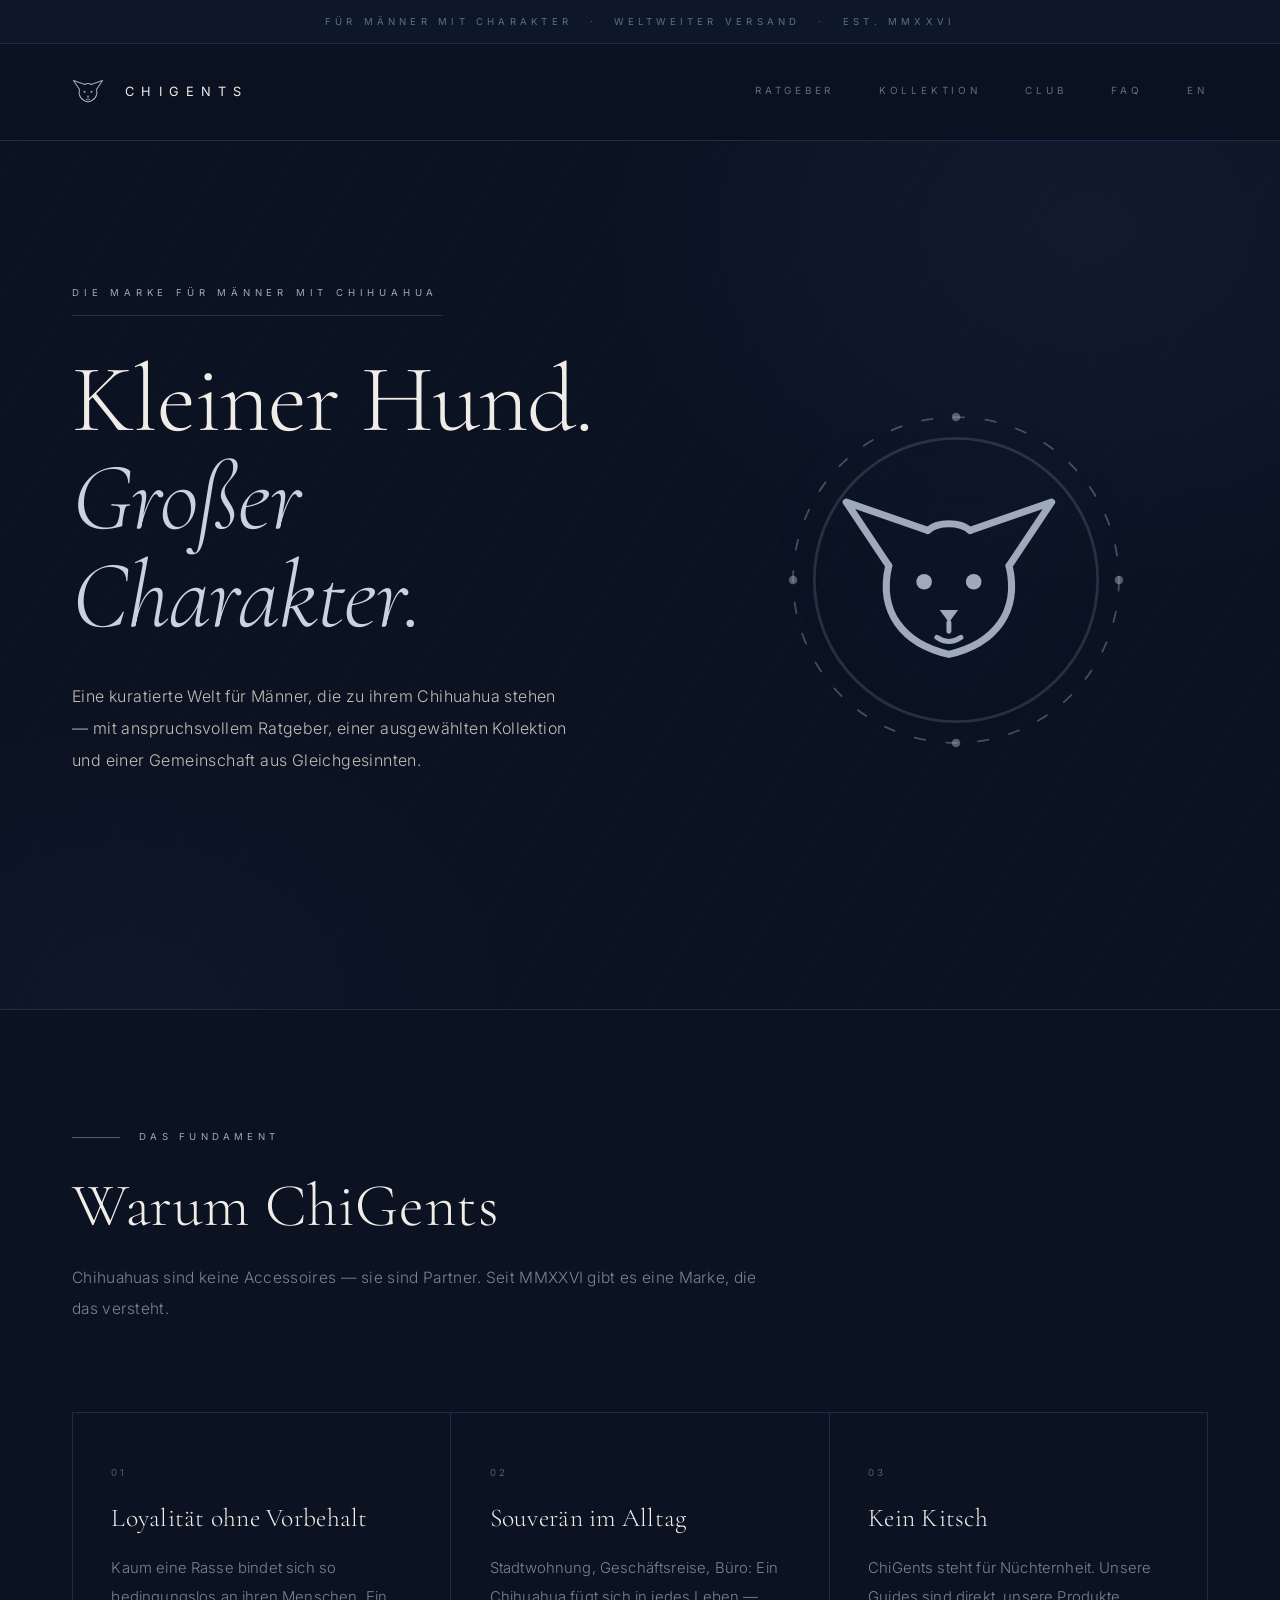
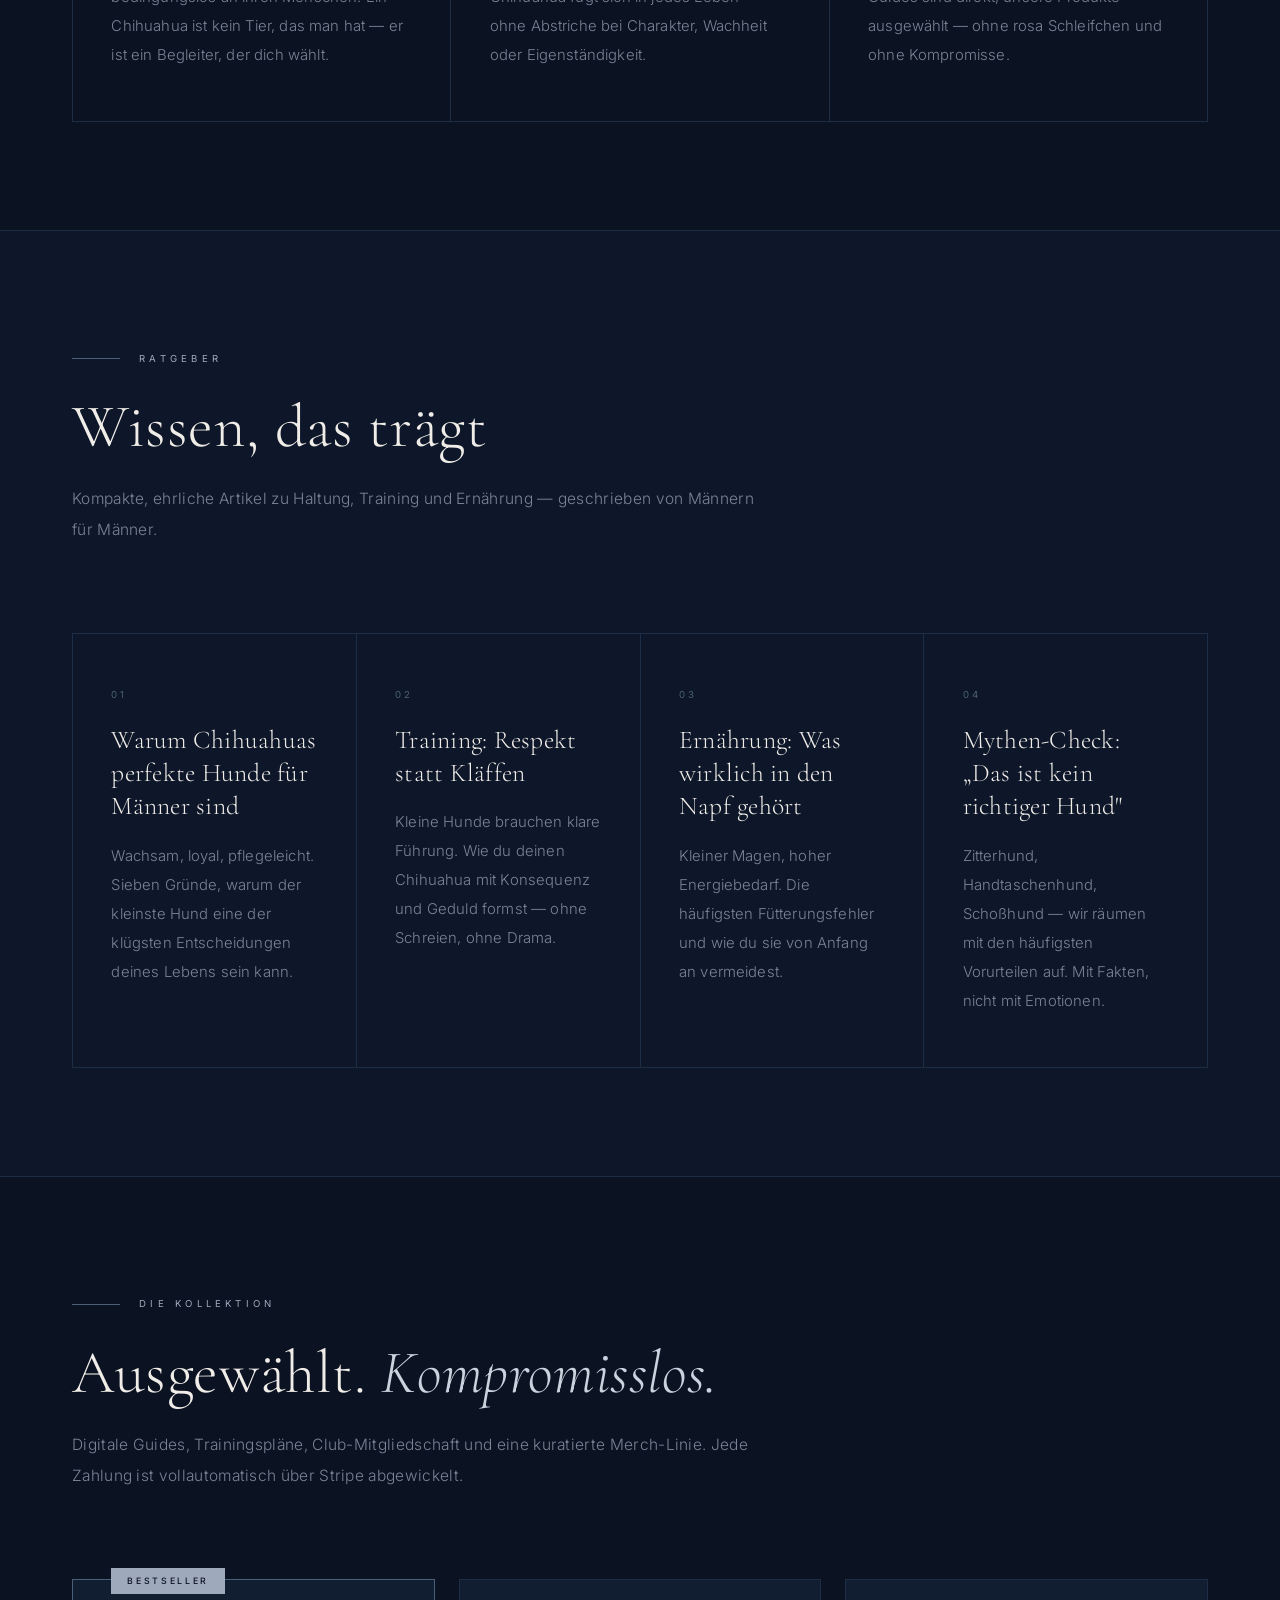
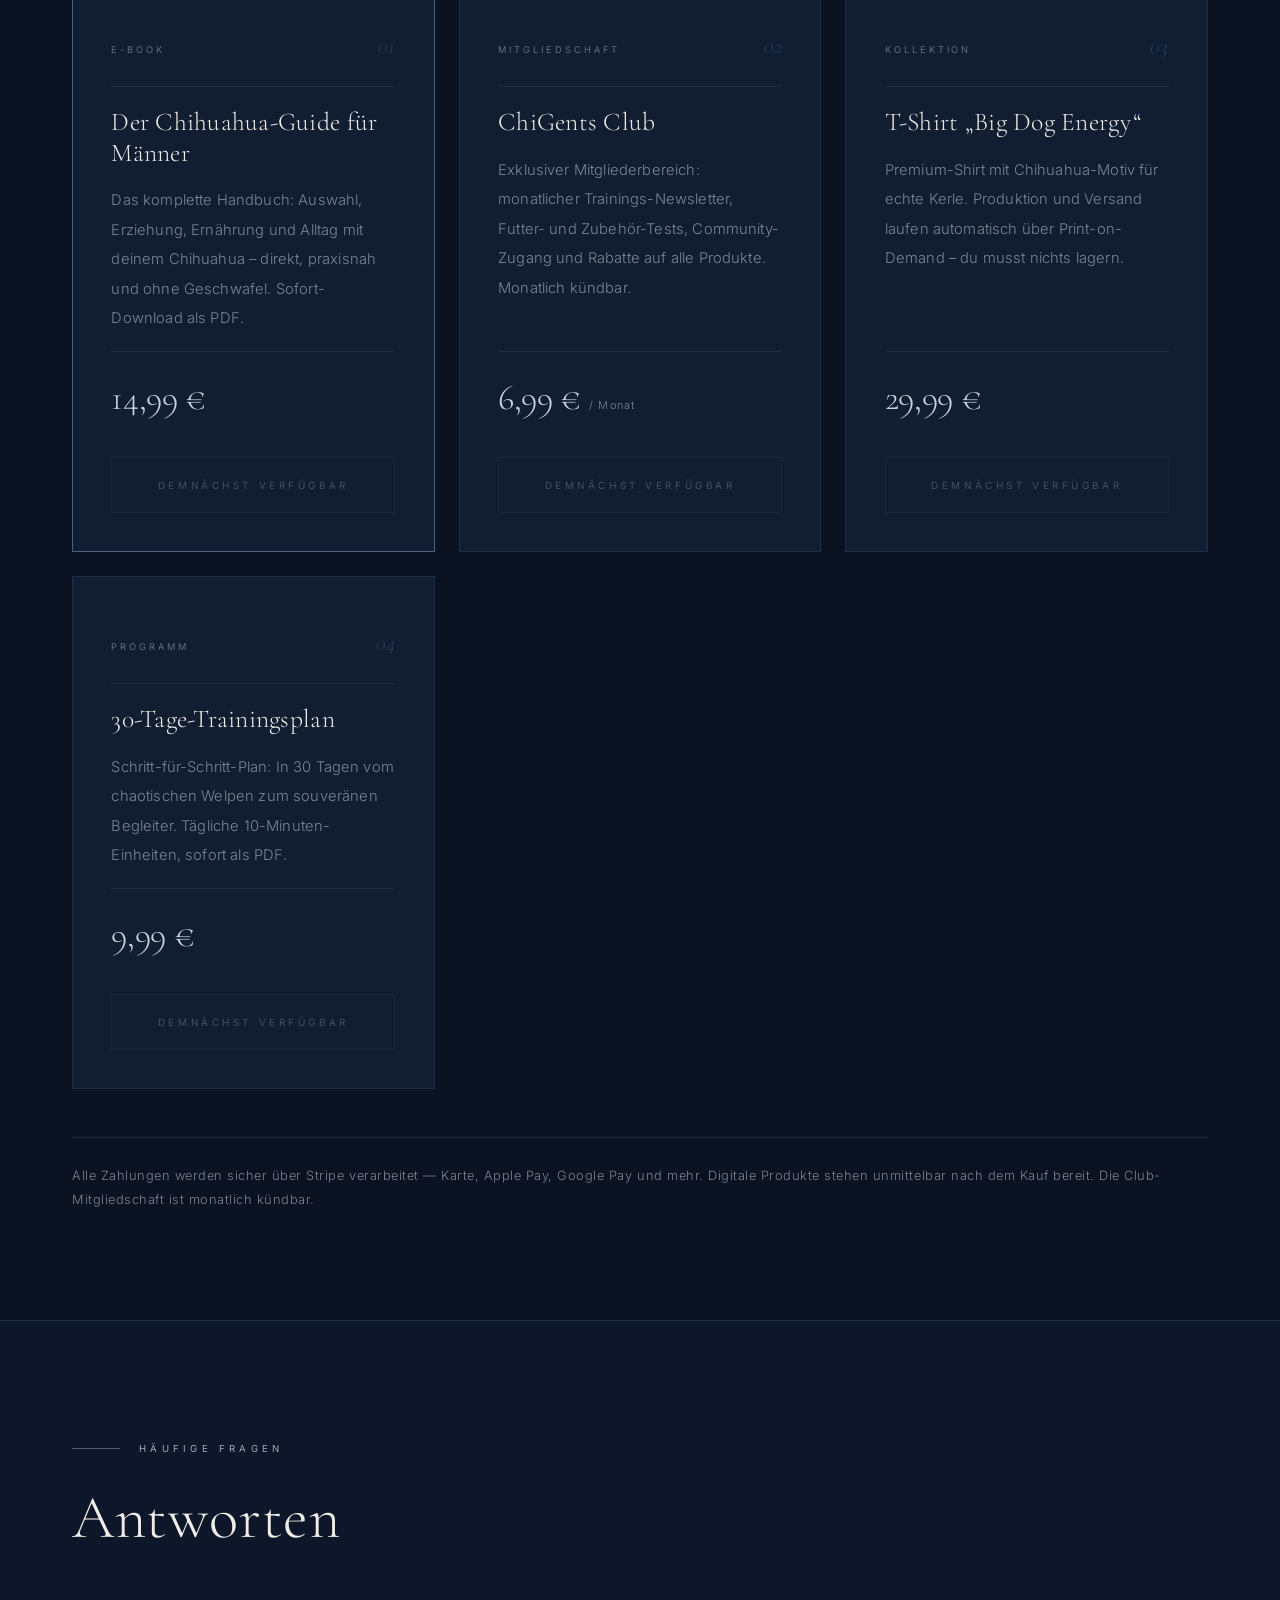
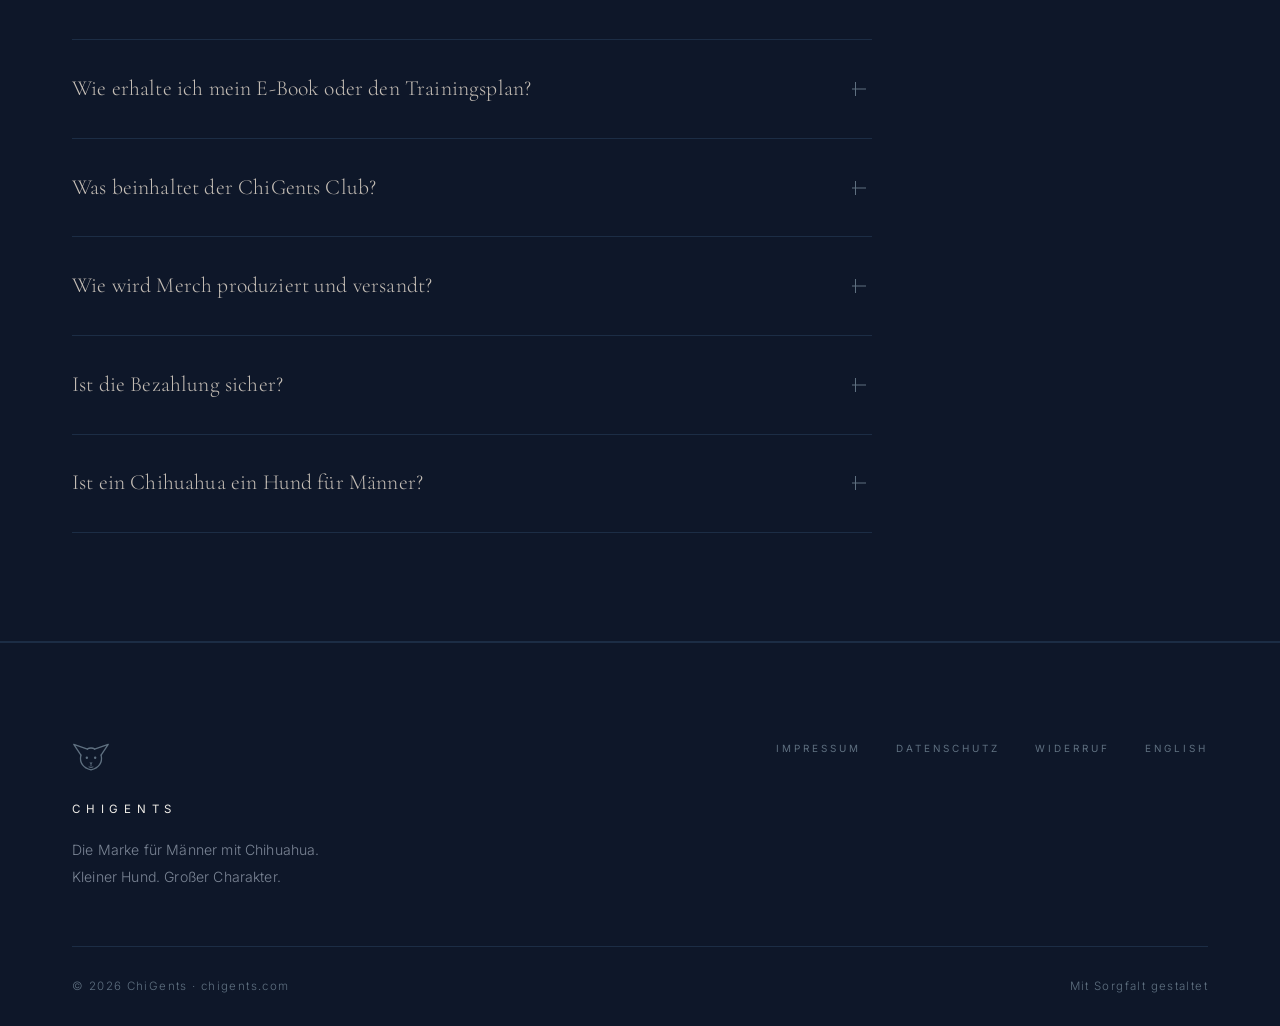
<file: index.html>
<!DOCTYPE html>
<html lang="de">
<head>
  <meta charset="UTF-8">
  <meta name="viewport" content="width=device-width, initial-scale=1.0">
  <title>ChiGents – Männer mit Chihuahua | Kollektion &amp; Ratgeber</title>
  <meta name="description" content="ChiGents. Die Marke für Männer mit Chihuahua. Ausgewählte Kollektion, anspruchsvoller Ratgeber und Club-Mitgliedschaft. Kleiner Hund. Großer Charakter.">
  <link rel="canonical" href="https://chigents.com/">
  <link rel="alternate" hreflang="de" href="https://chigents.com/">
  <link rel="alternate" hreflang="en" href="https://chigents.com/en/">
  <meta property="og:title" content="ChiGents – Männer mit Chihuahua">
  <meta property="og:description" content="Die Marke für Männer mit Chihuahua. Kleiner Hund. Großer Charakter.">
  <meta property="og:type" content="website">
  <meta property="og:url" content="https://chigents.com/">
  <link rel="icon" href="data:image/svg+xml,%3Csvg xmlns='http://www.w3.org/2000/svg' viewBox='0 0 64 64' fill='none' stroke='%239eaabb' stroke-width='2.5' stroke-linecap='round' stroke-linejoin='round'%3E%3Cpath d='M15 27 L3 9 L26 17'/%3E%3Cpath d='M49 27 L61 9 L38 17'/%3E%3Cpath d='M15 27 C12 40 19 49 32 52 C45 49 52 40 49 27'/%3E%3Cpath d='M26 17 C29 14.5 35 14.5 38 17'/%3E%3C/svg%3E">
  <link rel="preconnect" href="https://fonts.googleapis.com">
  <link rel="preconnect" href="https://fonts.gstatic.com" crossorigin>
  <link rel="stylesheet" href="https://fonts.googleapis.com/css2?family=Cormorant+Garamond:ital,wght@0,300;0,400;0,500;1,300;1,400&family=Inter:wght@300;400;500&display=swap">
  <link rel="stylesheet" href="assets/css/style.css">
</head>
<body>

  <div class="utility-bar">
    <span>Für Männer mit Charakter</span><span class="sep">·</span><span>Weltweiter Versand</span><span class="sep">·</span><span>Est. MMXXVI</span>
  </div>

  <header class="site-header">
    <div class="container">
      <a class="brand" href="./">
        <svg class="logo" viewBox="0 0 64 64" fill="none" stroke="currentColor" stroke-width="2.2" stroke-linecap="round" stroke-linejoin="round" aria-hidden="true">
          <path d="M15 27 L3 9 L26 17"/>
          <path d="M49 27 L61 9 L38 17"/>
          <path d="M15 27 C12 40 19 49 32 52 C45 49 52 40 49 27"/>
          <path d="M26 17 C29 14.5 35 14.5 38 17"/>
          <circle cx="25" cy="31.5" r="2" fill="currentColor" stroke="none"/>
          <circle cx="39" cy="31.5" r="2" fill="currentColor" stroke="none"/>
          <path d="M29.4 39.5 L34.6 39.5 L32 43 Z" fill="currentColor" stroke="none"/>
          <path d="M32 43 V45.5 M28.6 47.2 Q32 49.5 35.4 47.2" stroke-width="1.5"/>
        </svg>
        <span class="wordmark">ChiGents</span>
      </a>
      <nav class="main-nav">
        <a href="#ratgeber">Ratgeber</a>
        <a href="#kollektion">Kollektion</a>
        <a href="#club">Club</a>
        <a href="#faq">FAQ</a>
        <a class="lang-switch" href="en/" hreflang="en" lang="en">EN</a>
      </nav>
    </div>
  </header>

  <main>

    <!-- Hero -->
    <section class="hero">
      <div class="container">
        <div>
          <span class="eyebrow">Die Marke für Männer mit Chihuahua</span>
          <h1>Kleiner Hund.<br><em>Großer Charakter.</em></h1>
          <p class="tagline">
            Eine kuratierte Welt für Männer, die zu ihrem Chihuahua stehen —
            mit anspruchsvollem Ratgeber, einer ausgewählten Kollektion
            und einer Gemeinschaft aus Gleichgesinnten.
          </p>
          <div class="hero-cta">
            <a class="btn btn-primary" href="#kollektion">Kollektion entdecken</a>
            <a class="btn btn-text" href="#ratgeber">Ratgeber lesen</a>
          </div>
        </div>
        <div class="hero-badge">
          <svg viewBox="0 0 96 96" fill="none" stroke="currentColor" stroke-linecap="round" stroke-linejoin="round" aria-label="ChiGents Wappen">
            <!-- Äußere Kreise: rotierend -->
            <circle class="ring-outer" cx="48" cy="48" r="46" stroke-width="0.5" stroke-dasharray="3 6" opacity="0.4"/>
            <!-- Mittlerer Ring -->
            <circle cx="48" cy="48" r="40" stroke-width="0.8" opacity="0.2"/>
            <!-- Chihuahua-Linie-Wappen -->
            <g transform="translate(14 17)" stroke-width="2">
              <path d="M15 27 L3 9 L26 17"/>
              <path d="M49 27 L61 9 L38 17"/>
              <path d="M15 27 C12 40 19 49 32 52 C45 49 52 40 49 27"/>
              <path d="M26 17 C29 14.5 35 14.5 38 17"/>
              <circle cx="25" cy="31.5" r="2.2" fill="currentColor" stroke="none"/>
              <circle cx="39" cy="31.5" r="2.2" fill="currentColor" stroke="none"/>
              <path d="M29.4 39.5 L34.6 39.5 L32 43 Z" fill="currentColor" stroke="none"/>
              <path d="M32 43 V45.5 M28.6 47.2 Q32 49.5 35.4 47.2" stroke-width="1.4"/>
            </g>
            <!-- Vier feine Markierungspunkte auf dem äußeren Kreis -->
            <circle cx="48" cy="2"  r="1.2" fill="currentColor" stroke="none" opacity="0.5"/>
            <circle cx="48" cy="94" r="1.2" fill="currentColor" stroke="none" opacity="0.5"/>
            <circle cx="2"  cy="48" r="1.2" fill="currentColor" stroke="none" opacity="0.5"/>
            <circle cx="94" cy="48" r="1.2" fill="currentColor" stroke="none" opacity="0.5"/>
          </svg>
        </div>
      </div>
    </section>

    <!-- Werte -->
    <section class="section" id="ueber">
      <div class="container">
        <div class="section-head reveal">
          <span class="kicker">Das Fundament</span>
          <h2>Warum ChiGents</h2>
          <p>Chihuahuas sind keine Accessoires — sie sind Partner. Seit MMXXVI gibt es eine Marke, die das versteht.</p>
        </div>
        <div class="card-grid">
          <div class="card reveal">
            <span class="card-index">01</span>
            <h3>Loyalität ohne Vorbehalt</h3>
            <p>Kaum eine Rasse bindet sich so bedingungslos an ihren Menschen. Ein Chihuahua ist kein Tier, das man hat — er ist ein Begleiter, der dich wählt.</p>
          </div>
          <div class="card reveal" style="transition-delay:0.1s">
            <span class="card-index">02</span>
            <h3>Souverän im Alltag</h3>
            <p>Stadtwohnung, Geschäftsreise, Büro: Ein Chihuahua fügt sich in jedes Leben — ohne Abstriche bei Charakter, Wachheit oder Eigenständigkeit.</p>
          </div>
          <div class="card reveal" style="transition-delay:0.2s">
            <span class="card-index">03</span>
            <h3>Kein Kitsch</h3>
            <p>ChiGents steht für Nüchternheit. Unsere Guides sind direkt, unsere Produkte ausgewählt — ohne rosa Schleifchen und ohne Kompromisse.</p>
          </div>
        </div>
      </div>
    </section>

    <!-- Ratgeber -->
    <section class="section alt" id="ratgeber">
      <div class="container">
        <div class="section-head reveal">
          <span class="kicker">Ratgeber</span>
          <h2>Wissen, das trägt</h2>
          <p>Kompakte, ehrliche Artikel zu Haltung, Training und Ernährung — geschrieben von Männern für Männer.</p>
        </div>
        <div class="card-grid">
          <div class="card reveal">
            <span class="card-index">01</span>
            <h3>Warum Chihuahuas perfekte Hunde für Männer sind</h3>
            <p>Wachsam, loyal, pflegeleicht. Sieben Gründe, warum der kleinste Hund eine der klügsten Entscheidungen deines Lebens sein kann.</p>
          </div>
          <div class="card reveal" style="transition-delay:0.1s">
            <span class="card-index">02</span>
            <h3>Training: Respekt statt Kläffen</h3>
            <p>Kleine Hunde brauchen klare Führung. Wie du deinen Chihuahua mit Konsequenz und Geduld formst — ohne Schreien, ohne Drama.</p>
          </div>
          <div class="card reveal" style="transition-delay:0.15s">
            <span class="card-index">03</span>
            <h3>Ernährung: Was wirklich in den Napf gehört</h3>
            <p>Kleiner Magen, hoher Energiebedarf. Die häufigsten Fütterungsfehler und wie du sie von Anfang an vermeidest.</p>
          </div>
          <div class="card reveal" style="transition-delay:0.2s">
            <span class="card-index">04</span>
            <h3>Mythen-Check: „Das ist kein richtiger Hund"</h3>
            <p>Zitterhund, Handtaschenhund, Schoßhund — wir räumen mit den häufigsten Vorurteilen auf. Mit Fakten, nicht mit Emotionen.</p>
          </div>
        </div>
      </div>
    </section>

    <!-- Kollektion / Shop -->
    <section class="section" id="kollektion">
      <div class="container">
        <div class="section-head reveal">
          <span class="kicker">Die Kollektion</span>
          <h2>Ausgewählt. <em>Kompromisslos.</em></h2>
          <p>Digitale Guides, Trainingspläne, Club-Mitgliedschaft und eine kuratierte Merch-Linie. Jede Zahlung ist vollautomatisch über Stripe abgewickelt.</p>
        </div>
        <div class="product-grid" id="product-grid">
          <!-- gerendert aus assets/js/products.js -->
        </div>
        <p class="shop-note" id="club">
          Alle Zahlungen werden sicher über Stripe verarbeitet — Karte, Apple Pay, Google Pay und mehr. Digitale Produkte stehen unmittelbar nach dem Kauf bereit. Die Club-Mitgliedschaft ist monatlich kündbar.
        </p>
      </div>
    </section>

    <!-- FAQ -->
    <section class="section alt" id="faq">
      <div class="container">
        <div class="section-head reveal">
          <span class="kicker">Häufige Fragen</span>
          <h2>Antworten</h2>
        </div>
        <div class="faq-list">
          <details>
            <summary>Wie erhalte ich mein E-Book oder den Trainingsplan?</summary>
            <p>Unmittelbar nach Ihrer Zahlung über Stripe erhalten Sie Ihren persönlichen Download-Link — auf der Bestätigungsseite und per E-Mail. Kein Warten, kein Versand.</p>
          </details>
          <details>
            <summary>Was beinhaltet der ChiGents Club?</summary>
            <p>Eine monatliche Mitgliedschaft mit exklusivem Trainings-Newsletter, kuratierten Produkttests, Community-Zugang und Vorzugskonditionen auf alle Artikel der Kollektion. Monatlich kündbar, jederzeit.</p>
          </details>
          <details>
            <summary>Wie wird Merch produziert und versandt?</summary>
            <p>Unsere Textilien werden über Print-on-Demand individuell für Sie produziert und vom Produktionspartner direkt zugestellt — nachhaltig, ohne Lagerhaltung und stets in Ihrer Wunschgröße.</p>
          </details>
          <details>
            <summary>Ist die Bezahlung sicher?</summary>
            <p>Alle Transaktionen werden von Stripe verarbeitet, einem der weltweit führenden Zahlungsdienstleister. ChiGents speichert zu keiner Zeit vollständige Zahlungsdaten.</p>
          </details>
          <details>
            <summary>Ist ein Chihuahua ein Hund für Männer?</summary>
            <p>Ohne Zweifel. Chihuahuas gehören zu den wachsamsten, mutigsten und loyalsten Rassen. Wer einen führt, weiß: Charakter bemisst sich nicht in Schulterbreite.</p>
          </details>
        </div>
      </div>
    </section>

  </main>

  <footer class="site-footer">
    <div class="container">
      <div class="footer-top">
        <div class="footer-brand">
          <svg class="logo" viewBox="0 0 64 64" fill="none" stroke="currentColor" stroke-width="2.2" stroke-linecap="round" stroke-linejoin="round" aria-hidden="true">
            <path d="M15 27 L3 9 L26 17"/>
            <path d="M49 27 L61 9 L38 17"/>
            <path d="M15 27 C12 40 19 49 32 52 C45 49 52 40 49 27"/>
            <path d="M26 17 C29 14.5 35 14.5 38 17"/>
            <circle cx="25" cy="31.5" r="2" fill="currentColor" stroke="none"/>
            <circle cx="39" cy="31.5" r="2" fill="currentColor" stroke="none"/>
            <path d="M29.4 39.5 L34.6 39.5 L32 43 Z" fill="currentColor" stroke="none"/>
            <path d="M32 43 V45.5 M28.6 47.2 Q32 49.5 35.4 47.2" stroke-width="1.5"/>
          </svg>
          <span class="wordmark">ChiGents</span>
          <p>Die Marke für Männer mit Chihuahua.<br>Kleiner Hund. Großer Charakter.</p>
        </div>
        <nav class="footer-links">
          <a href="impressum.html">Impressum</a>
          <a href="datenschutz.html">Datenschutz</a>
          <a href="widerruf.html">Widerruf</a>
          <a href="en/" hreflang="en" lang="en">English</a>
        </nav>
      </div>
      <div class="footer-bottom">
        <span>© <span id="year">2026</span> ChiGents · chigents.com</span>
        <span>Mit Sorgfalt gestaltet</span>
      </div>
    </div>
  </footer>

  <script src="assets/js/products.js"></script>
  <script src="assets/js/main.js"></script>
</body>
</html>
</file>
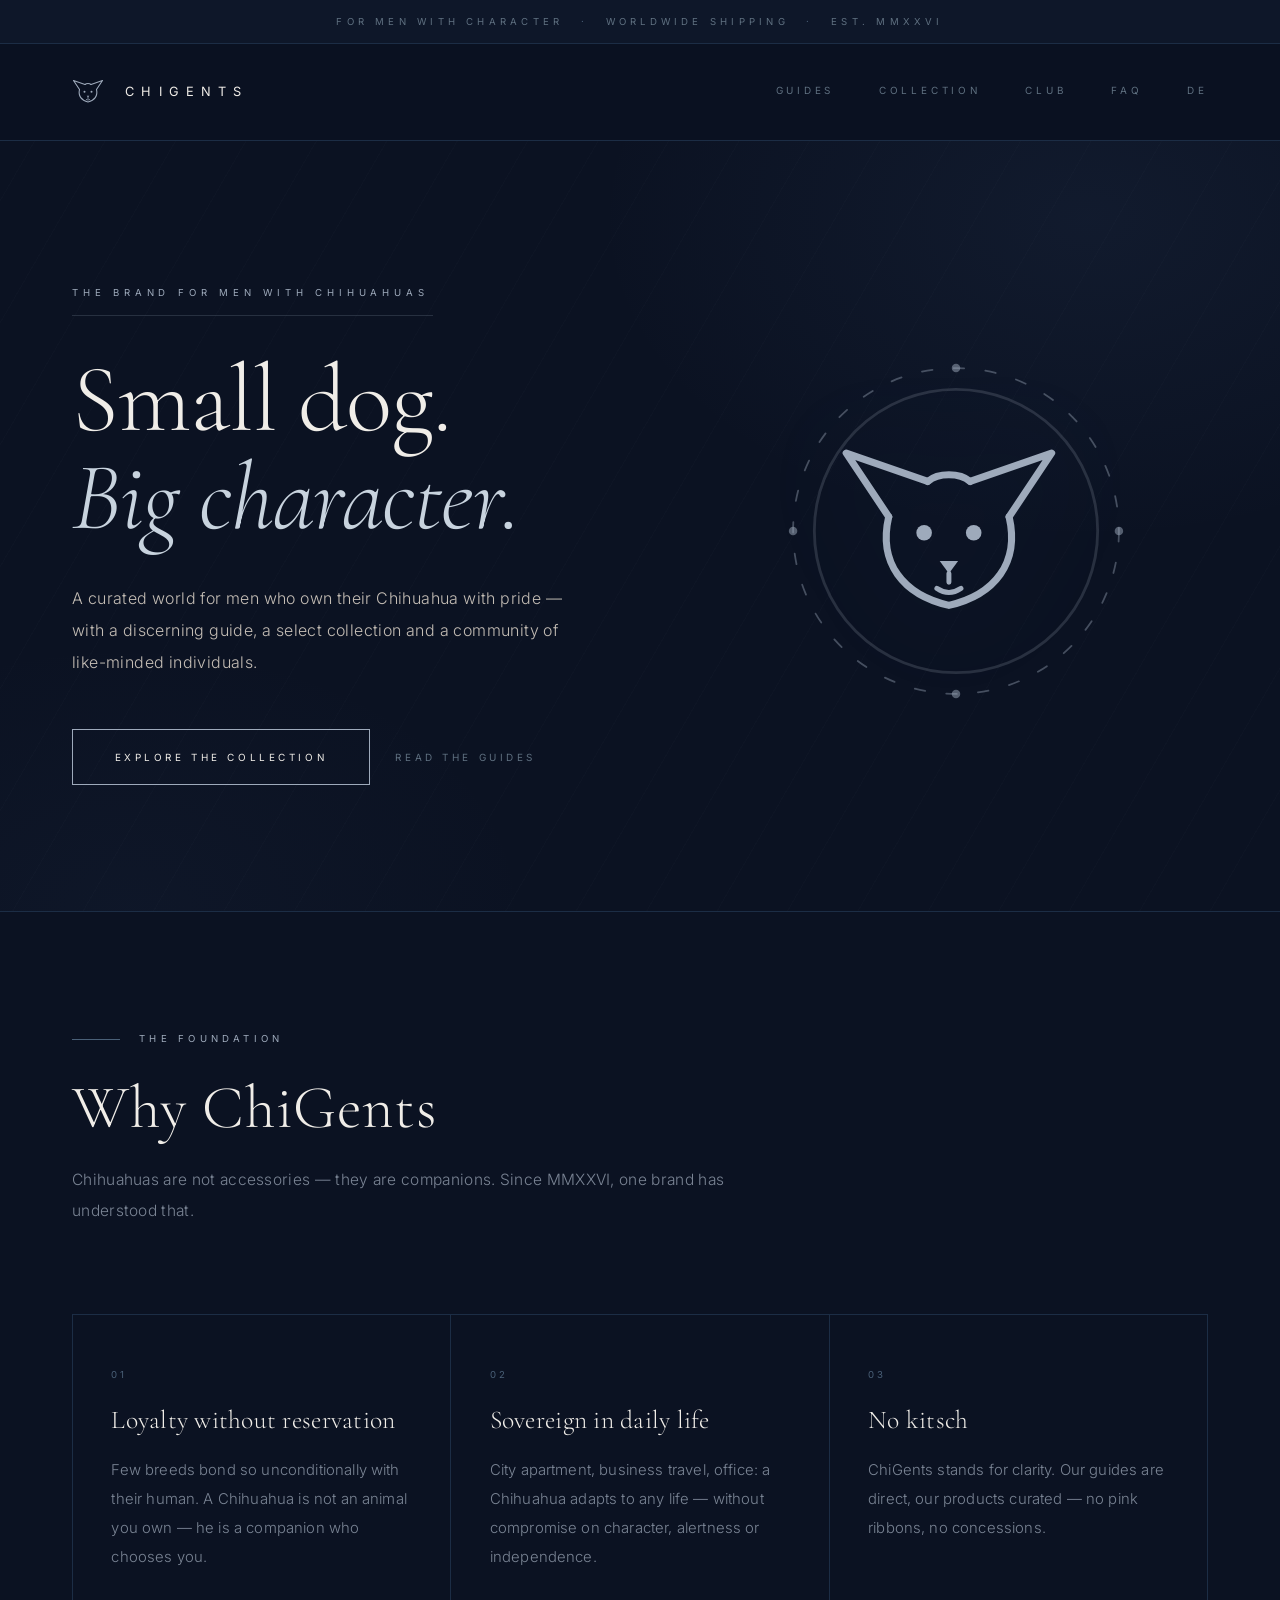
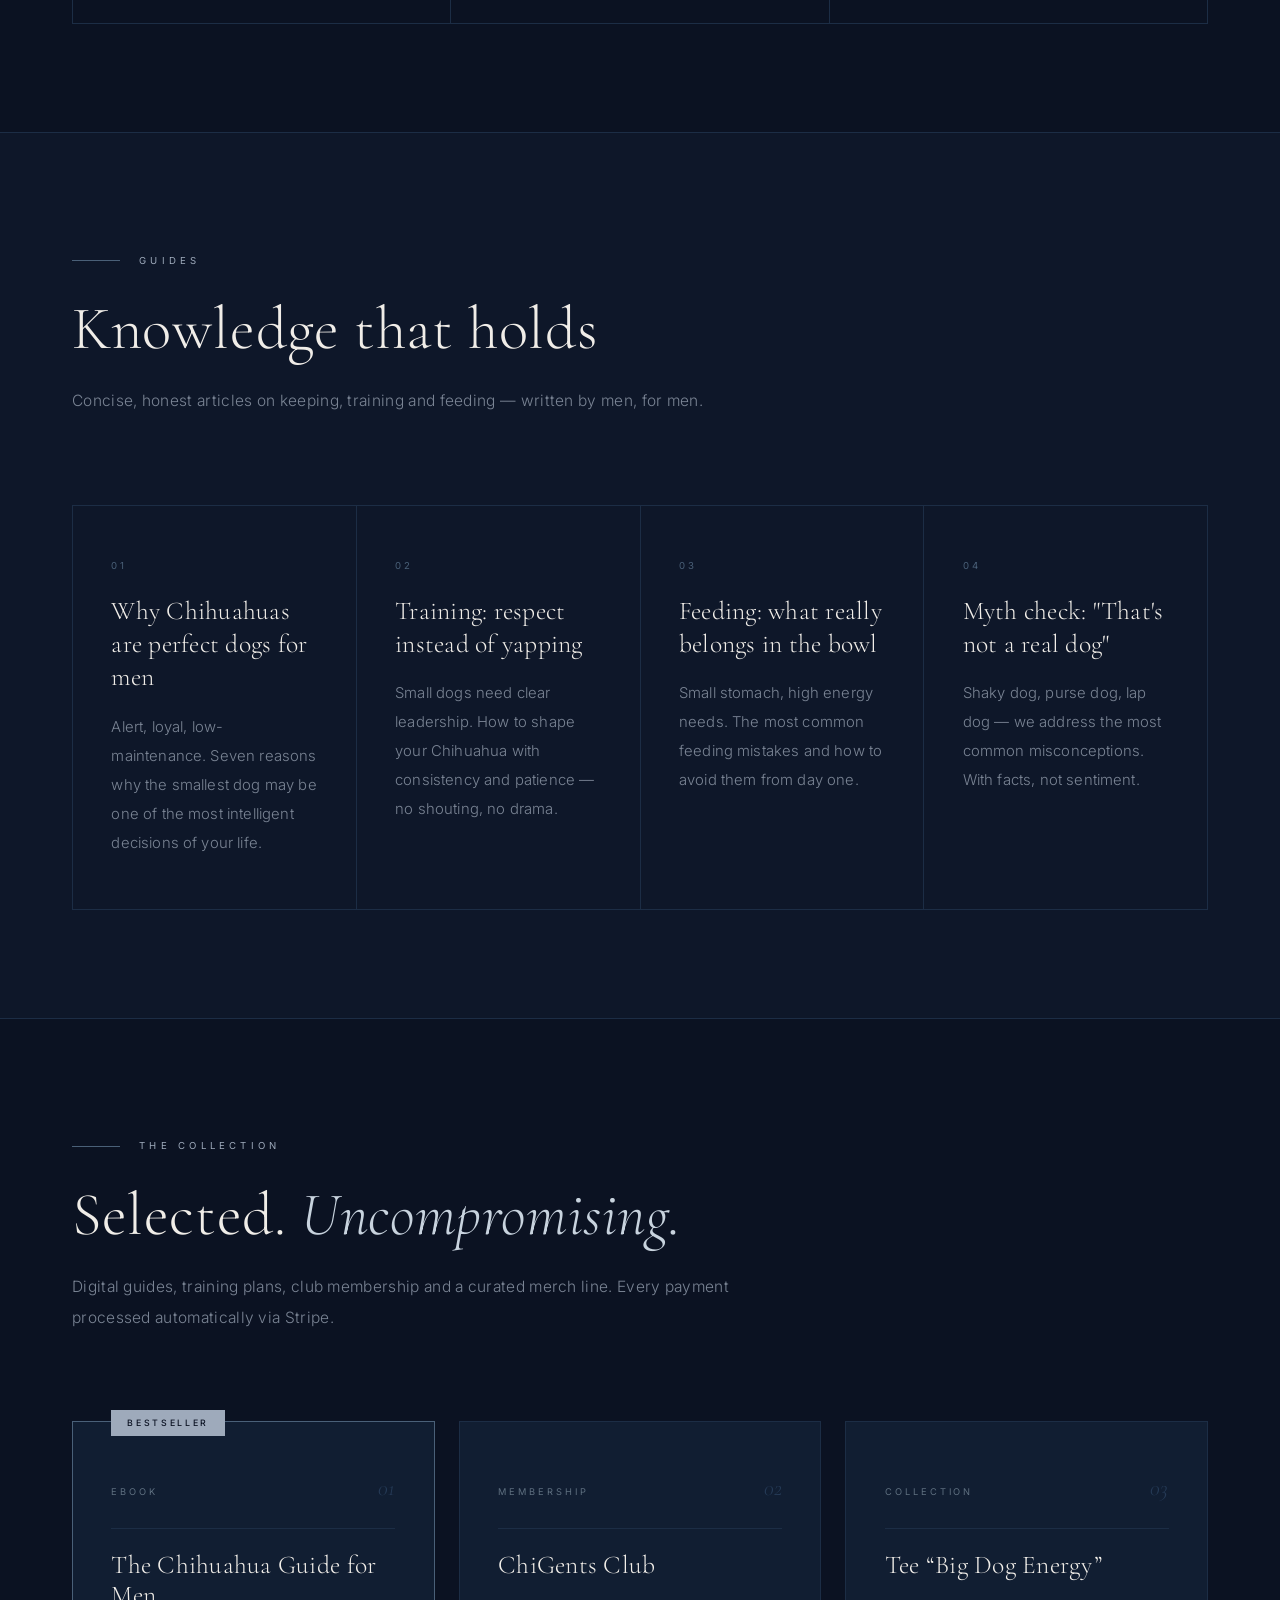
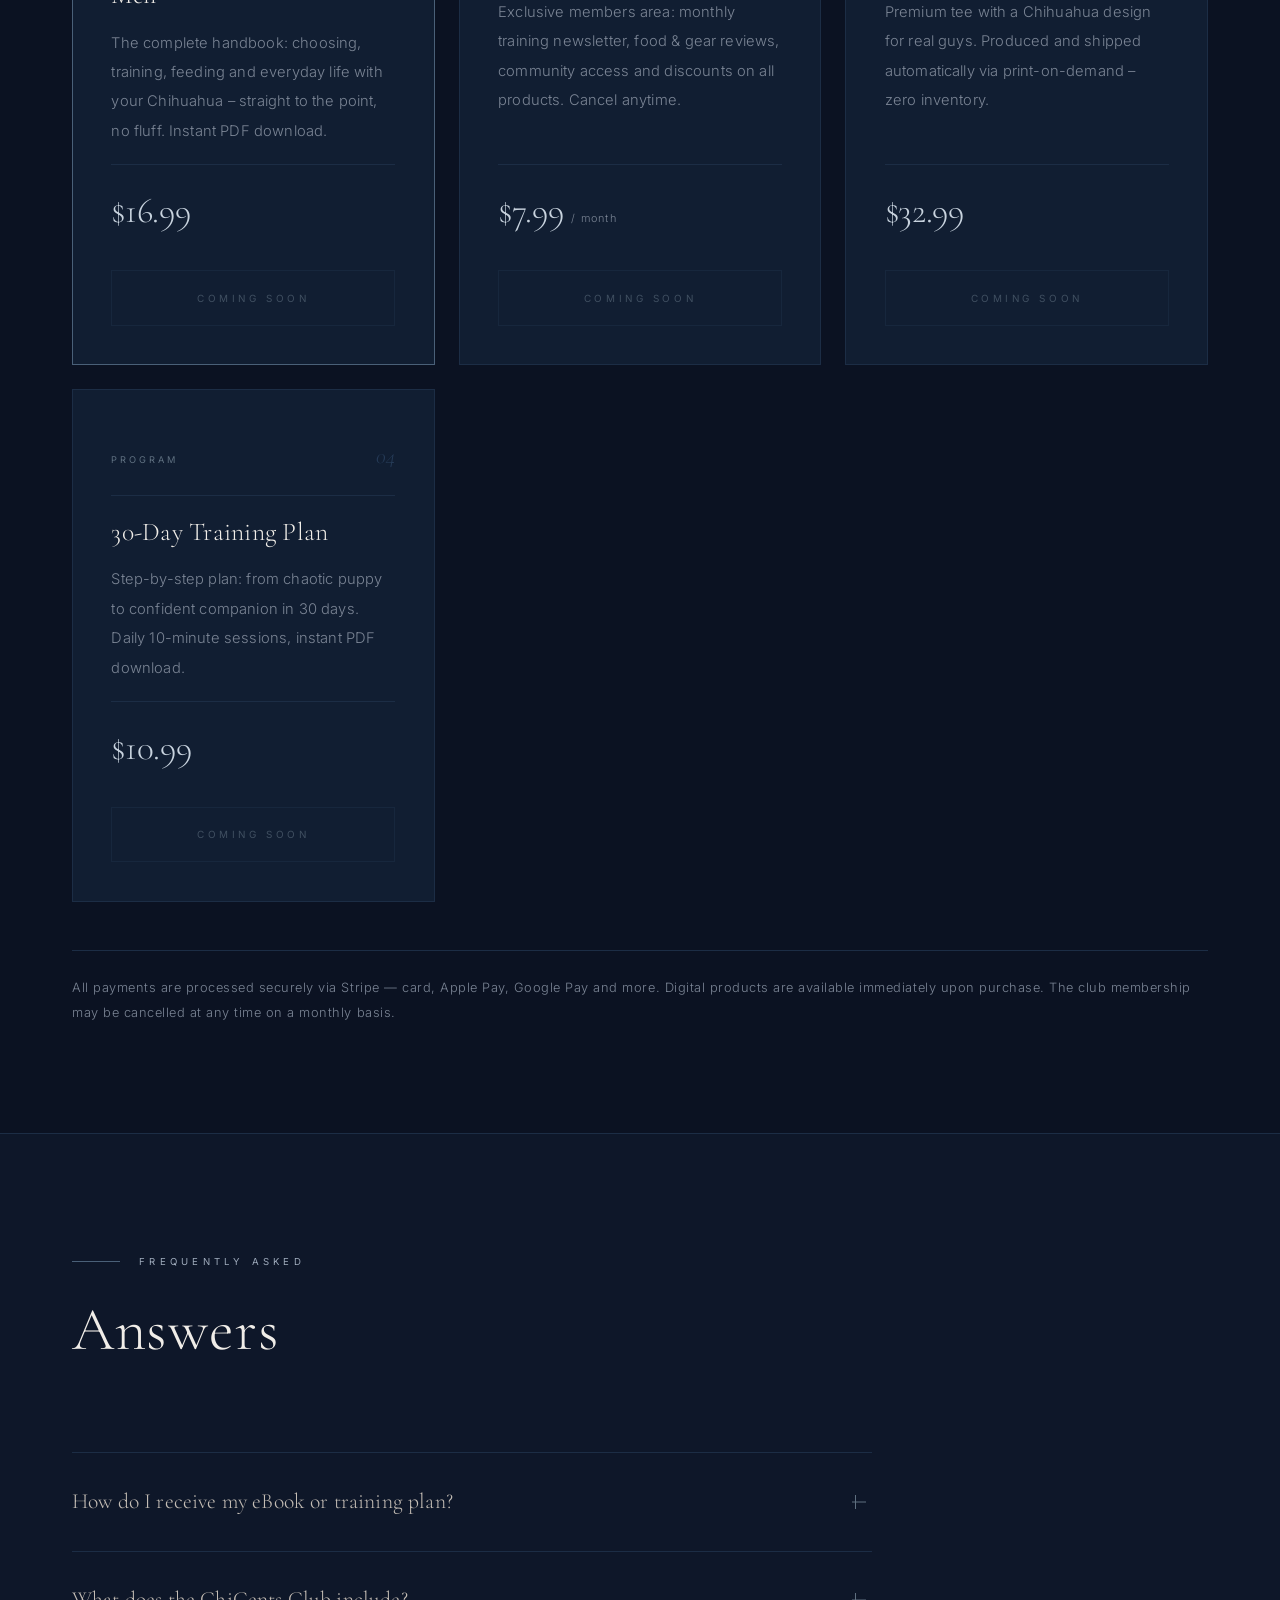
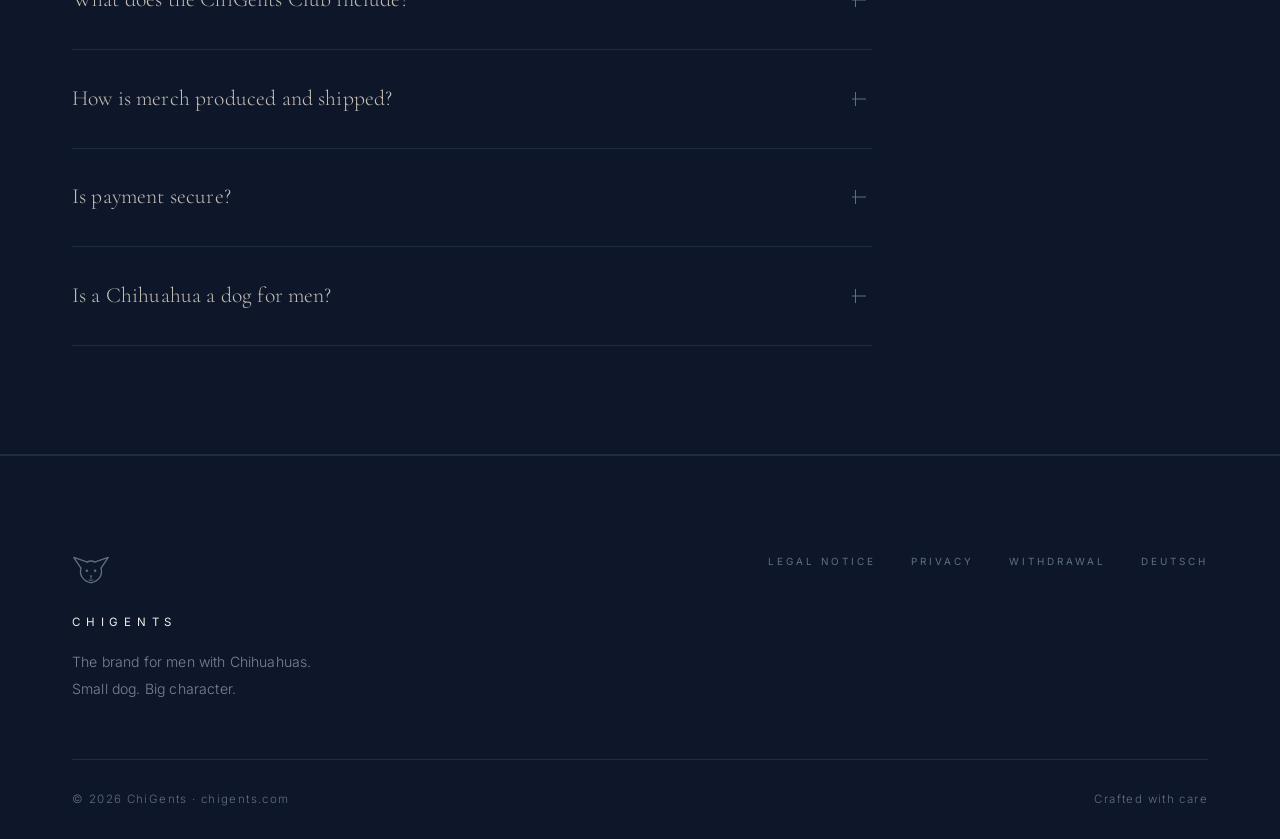
<file: en/index.html>
<!DOCTYPE html>
<html lang="en">
<head>
  <meta charset="UTF-8">
  <meta name="viewport" content="width=device-width, initial-scale=1.0">
  <title>ChiGents – Men with Chihuahuas | Collection &amp; Guides</title>
  <meta name="description" content="ChiGents. The brand for men with Chihuahuas. A curated collection, discerning guide and club membership. Small dog. Big character.">
  <link rel="canonical" href="https://chigents.com/en/">
  <link rel="alternate" hreflang="de" href="https://chigents.com/">
  <link rel="alternate" hreflang="en" href="https://chigents.com/en/">
  <meta property="og:title" content="ChiGents – Men with Chihuahuas">
  <meta property="og:description" content="The brand for men with Chihuahuas. Small dog. Big character.">
  <meta property="og:type" content="website">
  <meta property="og:url" content="https://chigents.com/en/">
  <link rel="icon" href="data:image/svg+xml,%3Csvg xmlns='http://www.w3.org/2000/svg' viewBox='0 0 64 64' fill='none' stroke='%239eaabb' stroke-width='2.5' stroke-linecap='round' stroke-linejoin='round'%3E%3Cpath d='M15 27 L3 9 L26 17'/%3E%3Cpath d='M49 27 L61 9 L38 17'/%3E%3Cpath d='M15 27 C12 40 19 49 32 52 C45 49 52 40 49 27'/%3E%3Cpath d='M26 17 C29 14.5 35 14.5 38 17'/%3E%3C/svg%3E">
  <link rel="preconnect" href="https://fonts.googleapis.com">
  <link rel="preconnect" href="https://fonts.gstatic.com" crossorigin>
  <link rel="stylesheet" href="https://fonts.googleapis.com/css2?family=Cormorant+Garamond:ital,wght@0,300;0,400;0,500;1,300;1,400&family=Inter:wght@300;400;500&display=swap">
  <link rel="stylesheet" href="../assets/css/style.css">
</head>
<body>

  <div class="utility-bar">
    <span>For men with character</span><span class="sep">·</span><span>Worldwide shipping</span><span class="sep">·</span><span>Est. MMXXVI</span>
  </div>

  <header class="site-header">
    <div class="container">
      <a class="brand" href="../">
        <svg class="logo" viewBox="0 0 64 64" fill="none" stroke="currentColor" stroke-width="2.2" stroke-linecap="round" stroke-linejoin="round" aria-hidden="true">
          <path d="M15 27 L3 9 L26 17"/>
          <path d="M49 27 L61 9 L38 17"/>
          <path d="M15 27 C12 40 19 49 32 52 C45 49 52 40 49 27"/>
          <path d="M26 17 C29 14.5 35 14.5 38 17"/>
          <circle cx="25" cy="31.5" r="2" fill="currentColor" stroke="none"/>
          <circle cx="39" cy="31.5" r="2" fill="currentColor" stroke="none"/>
          <path d="M29.4 39.5 L34.6 39.5 L32 43 Z" fill="currentColor" stroke="none"/>
          <path d="M32 43 V45.5 M28.6 47.2 Q32 49.5 35.4 47.2" stroke-width="1.5"/>
        </svg>
        <span class="wordmark">ChiGents</span>
      </a>
      <nav class="main-nav">
        <a href="#guides">Guides</a>
        <a href="#collection">Collection</a>
        <a href="#club">Club</a>
        <a href="#faq">FAQ</a>
        <a class="lang-switch" href="../" hreflang="de" lang="de">DE</a>
      </nav>
    </div>
  </header>

  <main>

    <!-- Hero -->
    <section class="hero">
      <div class="container">
        <div>
          <span class="eyebrow">The brand for men with Chihuahuas</span>
          <h1>Small dog.<br><em>Big character.</em></h1>
          <p class="tagline">
            A curated world for men who own their Chihuahua with pride —
            with a discerning guide, a select collection and a community
            of like-minded individuals.
          </p>
          <div class="hero-cta">
            <a class="btn btn-primary" href="#collection">Explore the collection</a>
            <a class="btn btn-text" href="#guides">Read the guides</a>
          </div>
        </div>
        <div class="hero-badge">
          <svg viewBox="0 0 96 96" fill="none" stroke="currentColor" stroke-linecap="round" stroke-linejoin="round" aria-label="ChiGents crest">
            <circle class="ring-outer" cx="48" cy="48" r="46" stroke-width="0.5" stroke-dasharray="3 6" opacity="0.4"/>
            <circle cx="48" cy="48" r="40" stroke-width="0.8" opacity="0.2"/>
            <g transform="translate(14 17)" stroke-width="2">
              <path d="M15 27 L3 9 L26 17"/>
              <path d="M49 27 L61 9 L38 17"/>
              <path d="M15 27 C12 40 19 49 32 52 C45 49 52 40 49 27"/>
              <path d="M26 17 C29 14.5 35 14.5 38 17"/>
              <circle cx="25" cy="31.5" r="2.2" fill="currentColor" stroke="none"/>
              <circle cx="39" cy="31.5" r="2.2" fill="currentColor" stroke="none"/>
              <path d="M29.4 39.5 L34.6 39.5 L32 43 Z" fill="currentColor" stroke="none"/>
              <path d="M32 43 V45.5 M28.6 47.2 Q32 49.5 35.4 47.2" stroke-width="1.4"/>
            </g>
            <circle cx="48" cy="2"  r="1.2" fill="currentColor" stroke="none" opacity="0.5"/>
            <circle cx="48" cy="94" r="1.2" fill="currentColor" stroke="none" opacity="0.5"/>
            <circle cx="2"  cy="48" r="1.2" fill="currentColor" stroke="none" opacity="0.5"/>
            <circle cx="94" cy="48" r="1.2" fill="currentColor" stroke="none" opacity="0.5"/>
          </svg>
        </div>
      </div>
    </section>

    <!-- Values -->
    <section class="section" id="about">
      <div class="container">
        <div class="section-head reveal">
          <span class="kicker">The Foundation</span>
          <h2>Why ChiGents</h2>
          <p>Chihuahuas are not accessories — they are companions. Since MMXXVI, one brand has understood that.</p>
        </div>
        <div class="card-grid">
          <div class="card reveal">
            <span class="card-index">01</span>
            <h3>Loyalty without reservation</h3>
            <p>Few breeds bond so unconditionally with their human. A Chihuahua is not an animal you own — he is a companion who chooses you.</p>
          </div>
          <div class="card reveal" style="transition-delay:0.1s">
            <span class="card-index">02</span>
            <h3>Sovereign in daily life</h3>
            <p>City apartment, business travel, office: a Chihuahua adapts to any life — without compromise on character, alertness or independence.</p>
          </div>
          <div class="card reveal" style="transition-delay:0.2s">
            <span class="card-index">03</span>
            <h3>No kitsch</h3>
            <p>ChiGents stands for clarity. Our guides are direct, our products curated — no pink ribbons, no concessions.</p>
          </div>
        </div>
      </div>
    </section>

    <!-- Guides -->
    <section class="section alt" id="guides">
      <div class="container">
        <div class="section-head reveal">
          <span class="kicker">Guides</span>
          <h2>Knowledge that holds</h2>
          <p>Concise, honest articles on keeping, training and feeding — written by men, for men.</p>
        </div>
        <div class="card-grid">
          <div class="card reveal">
            <span class="card-index">01</span>
            <h3>Why Chihuahuas are perfect dogs for men</h3>
            <p>Alert, loyal, low-maintenance. Seven reasons why the smallest dog may be one of the most intelligent decisions of your life.</p>
          </div>
          <div class="card reveal" style="transition-delay:0.1s">
            <span class="card-index">02</span>
            <h3>Training: respect instead of yapping</h3>
            <p>Small dogs need clear leadership. How to shape your Chihuahua with consistency and patience — no shouting, no drama.</p>
          </div>
          <div class="card reveal" style="transition-delay:0.15s">
            <span class="card-index">03</span>
            <h3>Feeding: what really belongs in the bowl</h3>
            <p>Small stomach, high energy needs. The most common feeding mistakes and how to avoid them from day one.</p>
          </div>
          <div class="card reveal" style="transition-delay:0.2s">
            <span class="card-index">04</span>
            <h3>Myth check: "That's not a real dog"</h3>
            <p>Shaky dog, purse dog, lap dog — we address the most common misconceptions. With facts, not sentiment.</p>
          </div>
        </div>
      </div>
    </section>

    <!-- Collection -->
    <section class="section" id="collection">
      <div class="container">
        <div class="section-head reveal">
          <span class="kicker">The Collection</span>
          <h2>Selected. <em>Uncompromising.</em></h2>
          <p>Digital guides, training plans, club membership and a curated merch line. Every payment processed automatically via Stripe.</p>
        </div>
        <div class="product-grid" id="product-grid">
          <!-- rendered from assets/js/products.js -->
        </div>
        <p class="shop-note" id="club">
          All payments are processed securely via Stripe — card, Apple Pay, Google Pay and more. Digital products are available immediately upon purchase. The club membership may be cancelled at any time on a monthly basis.
        </p>
      </div>
    </section>

    <!-- FAQ -->
    <section class="section alt" id="faq">
      <div class="container">
        <div class="section-head reveal">
          <span class="kicker">Frequently asked</span>
          <h2>Answers</h2>
        </div>
        <div class="faq-list">
          <details>
            <summary>How do I receive my eBook or training plan?</summary>
            <p>Immediately after your payment via Stripe, you will receive your personal download link — on the confirmation page and by email. No waiting, no shipping.</p>
          </details>
          <details>
            <summary>What does the ChiGents Club include?</summary>
            <p>A monthly membership with an exclusive training newsletter, curated product reviews, community access and preferential terms on all items in the collection. Cancellable monthly at any time.</p>
          </details>
          <details>
            <summary>How is merch produced and shipped?</summary>
            <p>Our apparel is produced individually for you via print-on-demand and dispatched directly by the production partner — sustainably, without warehousing, and always in your size.</p>
          </details>
          <details>
            <summary>Is payment secure?</summary>
            <p>All transactions are processed by Stripe, one of the world's leading payment service providers. ChiGents does not store complete payment data at any time.</p>
          </details>
          <details>
            <summary>Is a Chihuahua a dog for men?</summary>
            <p>Without question. Chihuahuas are among the most alert, courageous and loyal breeds. Those who keep one know: character is not measured in shoulder height.</p>
          </details>
        </div>
      </div>
    </section>

  </main>

  <footer class="site-footer">
    <div class="container">
      <div class="footer-top">
        <div class="footer-brand">
          <svg class="logo" viewBox="0 0 64 64" fill="none" stroke="currentColor" stroke-width="2.2" stroke-linecap="round" stroke-linejoin="round" aria-hidden="true">
            <path d="M15 27 L3 9 L26 17"/>
            <path d="M49 27 L61 9 L38 17"/>
            <path d="M15 27 C12 40 19 49 32 52 C45 49 52 40 49 27"/>
            <path d="M26 17 C29 14.5 35 14.5 38 17"/>
            <circle cx="25" cy="31.5" r="2" fill="currentColor" stroke="none"/>
            <circle cx="39" cy="31.5" r="2" fill="currentColor" stroke="none"/>
            <path d="M29.4 39.5 L34.6 39.5 L32 43 Z" fill="currentColor" stroke="none"/>
            <path d="M32 43 V45.5 M28.6 47.2 Q32 49.5 35.4 47.2" stroke-width="1.5"/>
          </svg>
          <span class="wordmark">ChiGents</span>
          <p>The brand for men with Chihuahuas.<br>Small dog. Big character.</p>
        </div>
        <nav class="footer-links">
          <a href="../impressum.html">Legal notice</a>
          <a href="../datenschutz.html">Privacy</a>
          <a href="../widerruf.html">Withdrawal</a>
          <a href="../" hreflang="de" lang="de">Deutsch</a>
        </nav>
      </div>
      <div class="footer-bottom">
        <span>© <span id="year">2026</span> ChiGents · chigents.com</span>
        <span>Crafted with care</span>
      </div>
    </div>
  </footer>

  <script src="../assets/js/products.js"></script>
  <script src="../assets/js/main.js"></script>
</body>
</html>
</file>
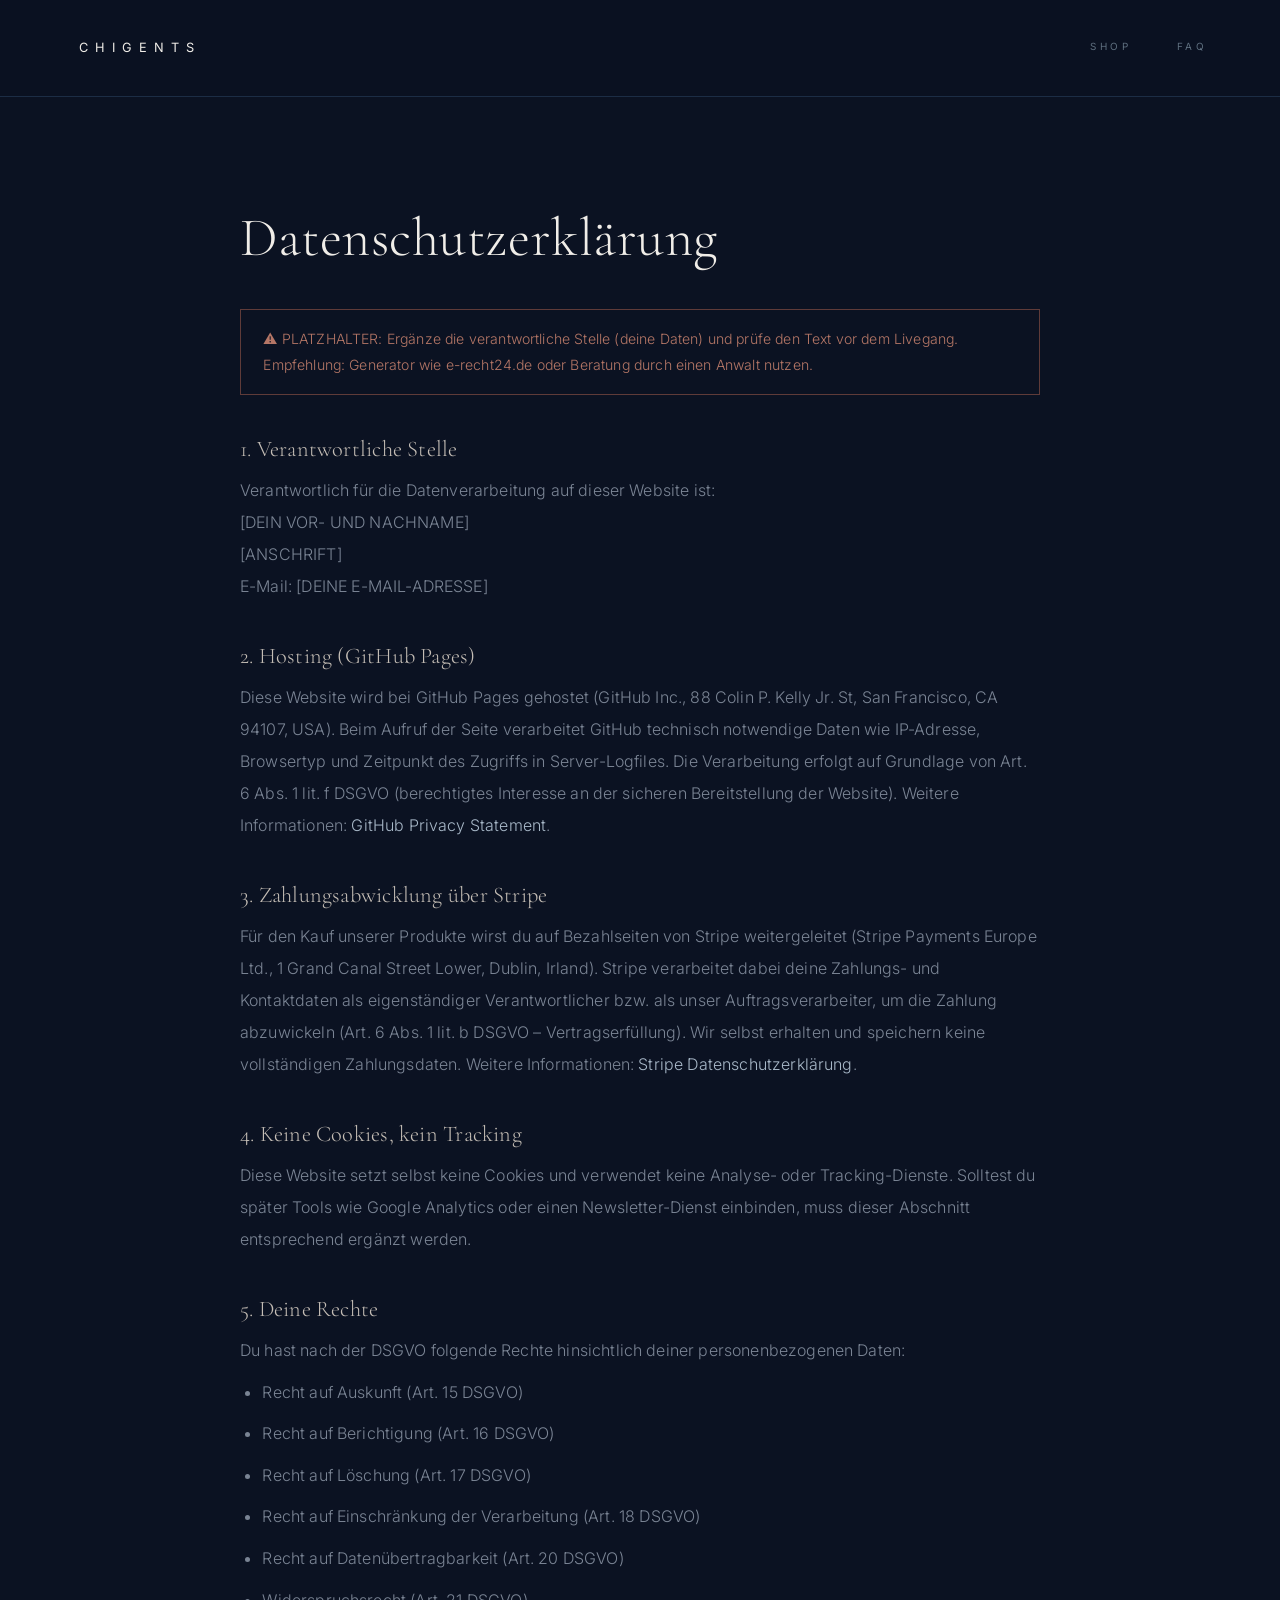
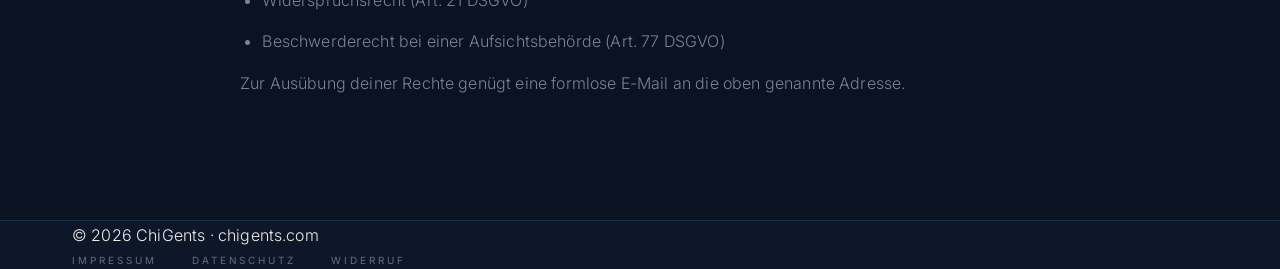
<file: datenschutz.html>
<!DOCTYPE html>
<html lang="de">
<head>
  <meta charset="UTF-8">
  <meta name="viewport" content="width=device-width, initial-scale=1.0">
  <title>Datenschutzerklärung – ChiGents</title>
  <meta name="robots" content="noindex">
  <link rel="canonical" href="https://chigents.com/datenschutz.html">
  <link rel="preconnect" href="https://fonts.googleapis.com">
  <link rel="preconnect" href="https://fonts.gstatic.com" crossorigin>
  <link rel="stylesheet" href="https://fonts.googleapis.com/css2?family=Cormorant+Garamond:ital,wght@0,300;0,400;0,500;1,300;1,400&family=Inter:wght@300;400;500&display=swap">
  <link rel="stylesheet" href="assets/css/style.css">
</head>
<body>

  <header class="site-header">
    <div class="container">
      <a class="brand" href="./"><span class="wordmark">ChiGents</span></a>
      <nav class="main-nav">
        <a href="./#shop">Shop</a>
        <a href="./#faq">FAQ</a>
      </nav>
    </div>
  </header>

  <main class="container legal-page">
    <h1>Datenschutzerklärung</h1>

    <div class="todo-box">
      ⚠️ PLATZHALTER: Ergänze die verantwortliche Stelle (deine Daten) und prüfe den Text vor dem Livegang.
      Empfehlung: Generator wie e-recht24.de oder Beratung durch einen Anwalt nutzen.
    </div>

    <h2>1. Verantwortliche Stelle</h2>
    <p>
      Verantwortlich für die Datenverarbeitung auf dieser Website ist:<br>
      [DEIN VOR- UND NACHNAME]<br>
      [ANSCHRIFT]<br>
      E-Mail: [DEINE E-MAIL-ADRESSE]
    </p>

    <h2>2. Hosting (GitHub Pages)</h2>
    <p>
      Diese Website wird bei GitHub Pages gehostet (GitHub Inc., 88 Colin P. Kelly Jr. St, San Francisco, CA 94107, USA).
      Beim Aufruf der Seite verarbeitet GitHub technisch notwendige Daten wie IP-Adresse, Browsertyp und Zeitpunkt des
      Zugriffs in Server-Logfiles. Die Verarbeitung erfolgt auf Grundlage von Art. 6 Abs. 1 lit. f DSGVO
      (berechtigtes Interesse an der sicheren Bereitstellung der Website). Weitere Informationen:
      <a href="https://docs.github.com/en/site-policy/privacy-policies/github-privacy-statement" rel="noopener" target="_blank">GitHub Privacy Statement</a>.
    </p>

    <h2>3. Zahlungsabwicklung über Stripe</h2>
    <p>
      Für den Kauf unserer Produkte wirst du auf Bezahlseiten von Stripe weitergeleitet
      (Stripe Payments Europe Ltd., 1 Grand Canal Street Lower, Dublin, Irland).
      Stripe verarbeitet dabei deine Zahlungs- und Kontaktdaten als eigenständiger Verantwortlicher
      bzw. als unser Auftragsverarbeiter, um die Zahlung abzuwickeln (Art. 6 Abs. 1 lit. b DSGVO – Vertragserfüllung).
      Wir selbst erhalten und speichern keine vollständigen Zahlungsdaten. Weitere Informationen:
      <a href="https://stripe.com/de/privacy" rel="noopener" target="_blank">Stripe Datenschutzerklärung</a>.
    </p>

    <h2>4. Keine Cookies, kein Tracking</h2>
    <p>
      Diese Website setzt selbst keine Cookies und verwendet keine Analyse- oder Tracking-Dienste.
      Solltest du später Tools wie Google Analytics oder einen Newsletter-Dienst einbinden,
      muss dieser Abschnitt entsprechend ergänzt werden.
    </p>

    <h2>5. Deine Rechte</h2>
    <p>Du hast nach der DSGVO folgende Rechte hinsichtlich deiner personenbezogenen Daten:</p>
    <ul>
      <li>Recht auf Auskunft (Art. 15 DSGVO)</li>
      <li>Recht auf Berichtigung (Art. 16 DSGVO)</li>
      <li>Recht auf Löschung (Art. 17 DSGVO)</li>
      <li>Recht auf Einschränkung der Verarbeitung (Art. 18 DSGVO)</li>
      <li>Recht auf Datenübertragbarkeit (Art. 20 DSGVO)</li>
      <li>Widerspruchsrecht (Art. 21 DSGVO)</li>
      <li>Beschwerderecht bei einer Aufsichtsbehörde (Art. 77 DSGVO)</li>
    </ul>
    <p>Zur Ausübung deiner Rechte genügt eine formlose E-Mail an die oben genannte Adresse.</p>
  </main>

  <footer class="site-footer">
    <div class="container">
      <div>© <span id="year">2026</span> ChiGents · chigents.com</div>
      <nav class="footer-links">
        <a href="impressum.html">Impressum</a>
        <a href="datenschutz.html">Datenschutz</a>
        <a href="widerruf.html">Widerruf</a>
      </nav>
    </div>
  </footer>

  <script src="assets/js/main.js"></script>
</body>
</html>
</file>
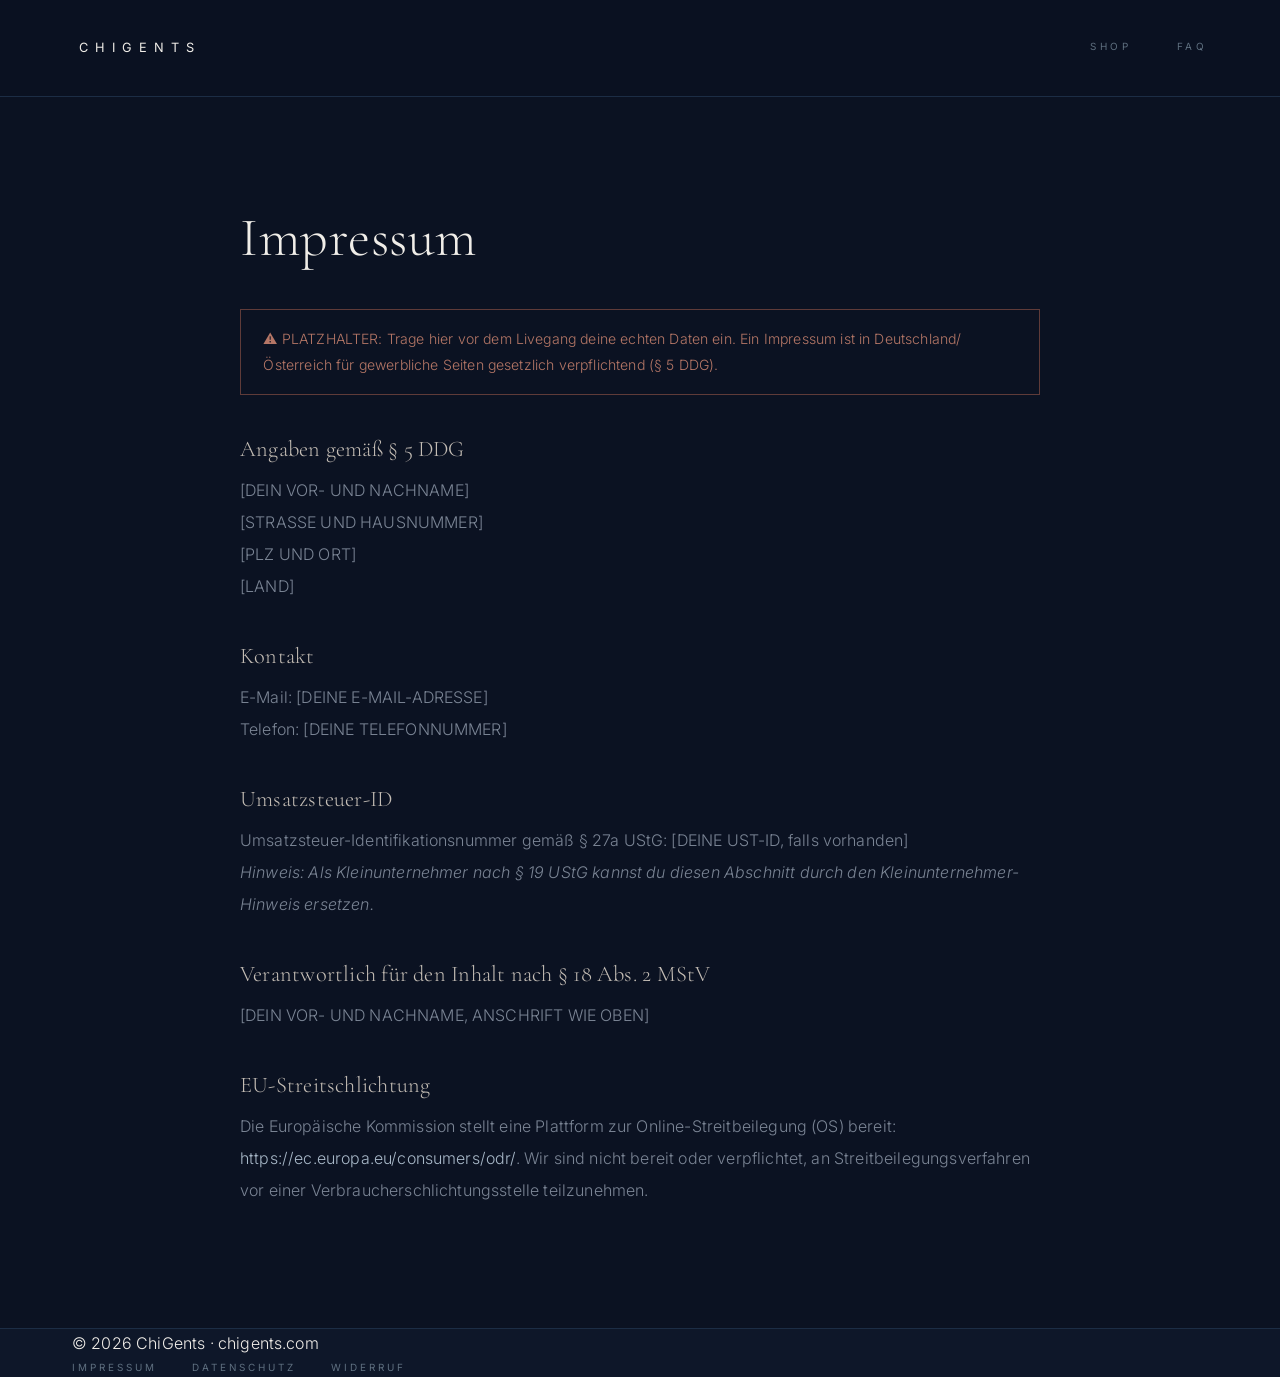
<file: impressum.html>
<!DOCTYPE html>
<html lang="de">
<head>
  <meta charset="UTF-8">
  <meta name="viewport" content="width=device-width, initial-scale=1.0">
  <title>Impressum – ChiGents</title>
  <meta name="robots" content="noindex">
  <link rel="canonical" href="https://chigents.com/impressum.html">
  <link rel="preconnect" href="https://fonts.googleapis.com">
  <link rel="preconnect" href="https://fonts.gstatic.com" crossorigin>
  <link rel="stylesheet" href="https://fonts.googleapis.com/css2?family=Cormorant+Garamond:ital,wght@0,300;0,400;0,500;1,300;1,400&family=Inter:wght@300;400;500&display=swap">
  <link rel="stylesheet" href="assets/css/style.css">
</head>
<body>

  <header class="site-header">
    <div class="container">
      <a class="brand" href="./"><span class="wordmark">ChiGents</span></a>
      <nav class="main-nav">
        <a href="./#shop">Shop</a>
        <a href="./#faq">FAQ</a>
      </nav>
    </div>
  </header>

  <main class="container legal-page">
    <h1>Impressum</h1>

    <div class="todo-box">
      ⚠️ PLATZHALTER: Trage hier vor dem Livegang deine echten Daten ein.
      Ein Impressum ist in Deutschland/Österreich für gewerbliche Seiten gesetzlich verpflichtend (§ 5 DDG).
    </div>

    <h2>Angaben gemäß § 5 DDG</h2>
    <p>
      [DEIN VOR- UND NACHNAME]<br>
      [STRASSE UND HAUSNUMMER]<br>
      [PLZ UND ORT]<br>
      [LAND]
    </p>

    <h2>Kontakt</h2>
    <p>
      E-Mail: [DEINE E-MAIL-ADRESSE]<br>
      Telefon: [DEINE TELEFONNUMMER]
    </p>

    <h2>Umsatzsteuer-ID</h2>
    <p>
      Umsatzsteuer-Identifikationsnummer gemäß § 27a UStG: [DEINE UST-ID, falls vorhanden]<br>
      <em>Hinweis: Als Kleinunternehmer nach § 19 UStG kannst du diesen Abschnitt durch den Kleinunternehmer-Hinweis ersetzen.</em>
    </p>

    <h2>Verantwortlich für den Inhalt nach § 18 Abs. 2 MStV</h2>
    <p>[DEIN VOR- UND NACHNAME, ANSCHRIFT WIE OBEN]</p>

    <h2>EU-Streitschlichtung</h2>
    <p>
      Die Europäische Kommission stellt eine Plattform zur Online-Streitbeilegung (OS) bereit:
      <a href="https://ec.europa.eu/consumers/odr/" rel="noopener" target="_blank">https://ec.europa.eu/consumers/odr/</a>.
      Wir sind nicht bereit oder verpflichtet, an Streitbeilegungsverfahren vor einer Verbraucherschlichtungsstelle teilzunehmen.
    </p>
  </main>

  <footer class="site-footer">
    <div class="container">
      <div>© <span id="year">2026</span> ChiGents · chigents.com</div>
      <nav class="footer-links">
        <a href="impressum.html">Impressum</a>
        <a href="datenschutz.html">Datenschutz</a>
        <a href="widerruf.html">Widerruf</a>
      </nav>
    </div>
  </footer>

  <script src="assets/js/main.js"></script>
</body>
</html>
</file>
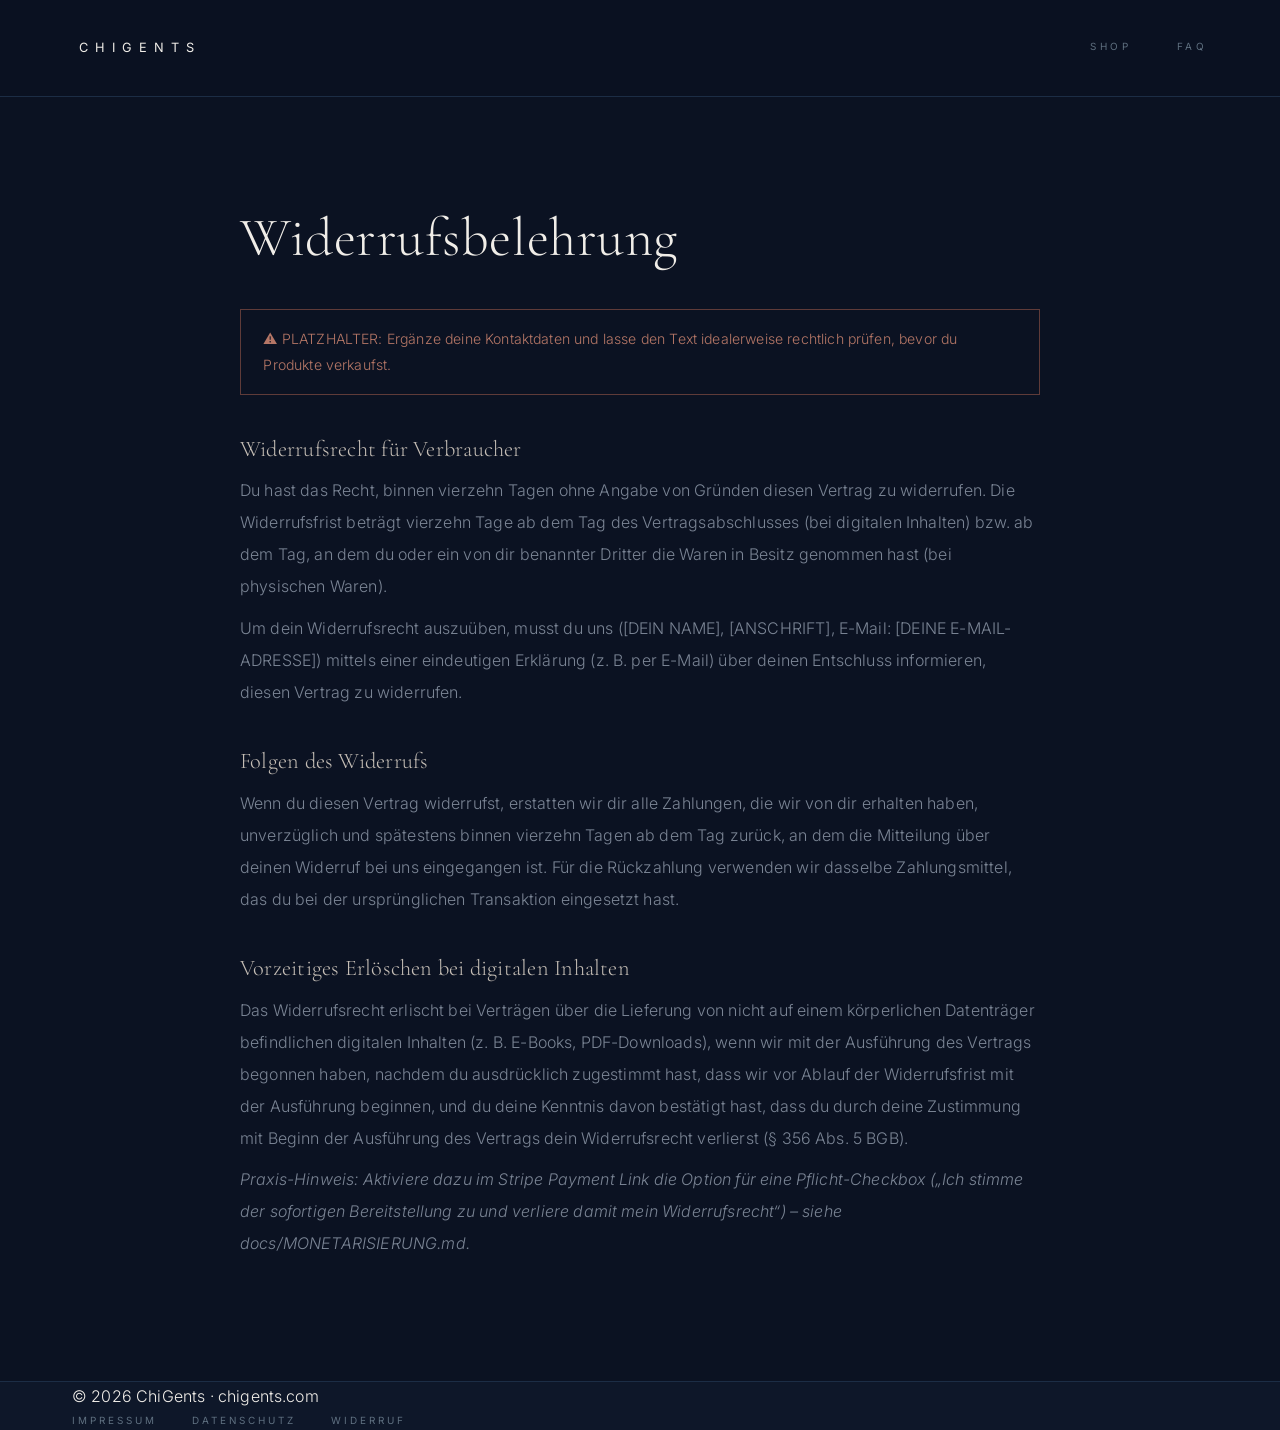
<file: widerruf.html>
<!DOCTYPE html>
<html lang="de">
<head>
  <meta charset="UTF-8">
  <meta name="viewport" content="width=device-width, initial-scale=1.0">
  <title>Widerrufsbelehrung – ChiGents</title>
  <meta name="robots" content="noindex">
  <link rel="canonical" href="https://chigents.com/widerruf.html">
  <link rel="preconnect" href="https://fonts.googleapis.com">
  <link rel="preconnect" href="https://fonts.gstatic.com" crossorigin>
  <link rel="stylesheet" href="https://fonts.googleapis.com/css2?family=Cormorant+Garamond:ital,wght@0,300;0,400;0,500;1,300;1,400&family=Inter:wght@300;400;500&display=swap">
  <link rel="stylesheet" href="assets/css/style.css">
</head>
<body>

  <header class="site-header">
    <div class="container">
      <a class="brand" href="./"><span class="wordmark">ChiGents</span></a>
      <nav class="main-nav">
        <a href="./#shop">Shop</a>
        <a href="./#faq">FAQ</a>
      </nav>
    </div>
  </header>

  <main class="container legal-page">
    <h1>Widerrufsbelehrung</h1>

    <div class="todo-box">
      ⚠️ PLATZHALTER: Ergänze deine Kontaktdaten und lasse den Text idealerweise rechtlich prüfen,
      bevor du Produkte verkaufst.
    </div>

    <h2>Widerrufsrecht für Verbraucher</h2>
    <p>
      Du hast das Recht, binnen vierzehn Tagen ohne Angabe von Gründen diesen Vertrag zu widerrufen.
      Die Widerrufsfrist beträgt vierzehn Tage ab dem Tag des Vertragsabschlusses (bei digitalen Inhalten)
      bzw. ab dem Tag, an dem du oder ein von dir benannter Dritter die Waren in Besitz genommen hast (bei physischen Waren).
    </p>
    <p>
      Um dein Widerrufsrecht auszuüben, musst du uns ([DEIN NAME], [ANSCHRIFT], E-Mail: [DEINE E-MAIL-ADRESSE])
      mittels einer eindeutigen Erklärung (z.&nbsp;B. per E-Mail) über deinen Entschluss informieren, diesen Vertrag zu widerrufen.
    </p>

    <h2>Folgen des Widerrufs</h2>
    <p>
      Wenn du diesen Vertrag widerrufst, erstatten wir dir alle Zahlungen, die wir von dir erhalten haben,
      unverzüglich und spätestens binnen vierzehn Tagen ab dem Tag zurück, an dem die Mitteilung über deinen
      Widerruf bei uns eingegangen ist. Für die Rückzahlung verwenden wir dasselbe Zahlungsmittel,
      das du bei der ursprünglichen Transaktion eingesetzt hast.
    </p>

    <h2>Vorzeitiges Erlöschen bei digitalen Inhalten</h2>
    <p>
      Das Widerrufsrecht erlischt bei Verträgen über die Lieferung von nicht auf einem körperlichen Datenträger
      befindlichen digitalen Inhalten (z.&nbsp;B. E-Books, PDF-Downloads), wenn wir mit der Ausführung des Vertrags
      begonnen haben, nachdem du ausdrücklich zugestimmt hast, dass wir vor Ablauf der Widerrufsfrist mit der
      Ausführung beginnen, und du deine Kenntnis davon bestätigt hast, dass du durch deine Zustimmung mit Beginn
      der Ausführung des Vertrags dein Widerrufsrecht verlierst (§ 356 Abs. 5 BGB).
    </p>
    <p>
      <em>Praxis-Hinweis: Aktiviere dazu im Stripe Payment Link die Option für eine Pflicht-Checkbox
      („Ich stimme der sofortigen Bereitstellung zu und verliere damit mein Widerrufsrecht“) –
      siehe docs/MONETARISIERUNG.md.</em>
    </p>
  </main>

  <footer class="site-footer">
    <div class="container">
      <div>© <span id="year">2026</span> ChiGents · chigents.com</div>
      <nav class="footer-links">
        <a href="impressum.html">Impressum</a>
        <a href="datenschutz.html">Datenschutz</a>
        <a href="widerruf.html">Widerruf</a>
      </nav>
    </div>
  </footer>

  <script src="assets/js/main.js"></script>
</body>
</html>
</file>
<file: assets/css/style.css>
/* ============================================================
   ChiGents — chigents.com
   Rolls-Royce-Inspired Luxury Aesthetic
   Deep navy · silver-platinum · cinematic whitespace · serif
   ============================================================ */

:root {
  --navy: #0b1222;
  --navy-soft: #0e1729;
  --navy-card: #111e32;
  --navy-card-hover: #14223a;
  --border: #1c2d45;
  --border-med: #253a56;
  --silver: #9eaabb;
  --silver-bright: #c8d3de;
  --silver-dim: #5f7080;
  --text: #f0ede8;
  --text-soft: #c4bdb5;
  --text-muted: #7a8494;
  --accent: #a8b8c8;      /* kühles Silber-Blau */
  --accent-bright: #d0dde8;
  --accent-dim: #4a6078;
  --divider: rgba(168,184,200,0.18);
  --maxw: 1200px;
  --font-serif: "Cormorant Garamond", Georgia, "Times New Roman", serif;
  --font-sans: "Inter", "Helvetica Neue", Arial, sans-serif;
  --ease: cubic-bezier(0.25, 0.46, 0.45, 0.94);
  --ease-out: cubic-bezier(0.0, 0.0, 0.2, 1);
}

*, *::before, *::after { box-sizing: border-box; margin: 0; padding: 0; }

html { scroll-behavior: smooth; -webkit-text-size-adjust: 100%; }

body {
  background: var(--navy);
  color: var(--text);
  font-family: var(--font-sans);
  font-weight: 300;
  font-size: 1rem;
  line-height: 1.85;
  letter-spacing: 0.01em;
  -webkit-font-smoothing: antialiased;
  text-rendering: optimizeLegibility;
}

::selection { background: rgba(168,184,200,0.2); color: var(--text); }

img, svg { max-width: 100%; display: block; }

a { color: var(--accent); text-decoration: none; transition: color 0.5s var(--ease); }
a:hover { color: var(--accent-bright); }

h1, h2, h3 {
  font-family: var(--font-serif);
  font-weight: 300;
  line-height: 1.1;
  letter-spacing: 0.01em;
}

p { line-height: 1.9; }

.container {
  max-width: var(--maxw);
  margin: 0 auto;
  padding: 0 2rem;
}

/* ── Utility Bar ─────────────────────────────────────────── */

.utility-bar {
  background: var(--navy-soft);
  border-bottom: 1px solid var(--border);
  text-align: center;
  padding: 0.8rem 1rem;
  font-size: 0.6rem;
  font-family: var(--font-sans);
  font-weight: 400;
  letter-spacing: 0.44em;
  text-transform: uppercase;
  color: var(--silver-dim);
}
.utility-bar .sep { margin: 0 1.1rem; color: var(--accent-dim); }

@media (max-width: 600px) {
  .utility-bar { letter-spacing: 0.28em; font-size: 0.55rem; }
  .utility-bar .sep { margin: 0 0.6rem; }
}

/* ── Header ──────────────────────────────────────────────── */

.site-header {
  position: sticky;
  top: 0;
  z-index: 50;
  background: rgba(11, 18, 34, 0.88);
  backdrop-filter: blur(18px);
  -webkit-backdrop-filter: blur(18px);
  border-bottom: 1px solid var(--border);
}

.site-header .container {
  display: flex;
  align-items: center;
  justify-content: space-between;
  height: 96px;
  gap: 1.5rem;
}

.brand {
  display: flex;
  align-items: center;
  gap: 0.9rem;
  text-decoration: none;
  color: var(--text);
}
.brand:hover { color: var(--text); }
.brand .logo {
  width: 32px; height: 32px;
  flex-shrink: 0;
  color: var(--silver);
  transition: color 0.5s var(--ease);
}
.brand:hover .logo { color: var(--silver-bright); }
.brand .wordmark {
  font-family: var(--font-sans);
  font-size: 0.8rem;
  font-weight: 400;
  letter-spacing: 0.55em;
  text-transform: uppercase;
  color: var(--text);
  padding-left: 0.55em;
}

.main-nav {
  display: flex;
  align-items: center;
  gap: 2.8rem;
}
.main-nav a {
  font-family: var(--font-sans);
  font-size: 0.62rem;
  font-weight: 400;
  letter-spacing: 0.38em;
  text-transform: uppercase;
  color: var(--silver-dim);
  transition: color 0.4s var(--ease);
  padding-bottom: 0.2rem;
  border-bottom: 1px solid transparent;
}
.main-nav a:hover {
  color: var(--text);
  border-color: var(--accent);
}
.lang-switch { color: var(--silver-dim) !important; }

@media (max-width: 780px) {
  .site-header .container { height: 72px; }
  .main-nav { gap: 1.6rem; }
  .main-nav a:not(.lang-switch) { display: none; }
}

/* ── Hero ────────────────────────────────────────────────── */

.hero {
  position: relative;
  padding: clamp(6rem, 15vh, 11rem) 0 clamp(6rem, 14vh, 10rem);
  overflow: hidden;
  border-bottom: 1px solid var(--border);
}

/* Subtile Hintergrundverlaufe statt hartem Schwarz */
.hero::before {
  content: "";
  position: absolute;
  inset: 0;
  background:
    radial-gradient(ellipse 55% 60% at 85% 10%, rgba(100,140,200,0.07), transparent 70%),
    radial-gradient(ellipse 45% 50% at 10% 100%, rgba(80,110,160,0.05), transparent 70%);
  pointer-events: none;
}

/* Dezente diagonale Texturlinien */
.hero::after {
  content: "";
  position: absolute;
  inset: 0;
  background-image: repeating-linear-gradient(
    -60deg,
    transparent,
    transparent 60px,
    rgba(168,184,200,0.015) 60px,
    rgba(168,184,200,0.015) 61px
  );
  pointer-events: none;
}

.hero .container {
  position: relative;
  z-index: 1;
  display: grid;
  grid-template-columns: 1.05fr 0.95fr;
  gap: clamp(2rem, 6vw, 5.5rem);
  align-items: center;
}

.hero .eyebrow {
  display: inline-block;
  font-family: var(--font-sans);
  font-size: 0.6rem;
  font-weight: 400;
  letter-spacing: 0.5em;
  text-transform: uppercase;
  color: var(--silver);
  margin-bottom: 2.2rem;
  padding-bottom: 0.8rem;
  border-bottom: 1px solid var(--divider);
  padding-right: 0.5em;
}

.hero h1 {
  font-size: clamp(3rem, 7.5vw, 6rem);
  font-weight: 300;
  line-height: 1.02;
  letter-spacing: -0.01em;
  color: var(--text);
}
.hero h1 em {
  font-style: italic;
  color: var(--silver-bright);
  font-weight: 300;
}

.hero .tagline {
  margin-top: 2.2rem;
  font-size: 1rem;
  font-weight: 300;
  color: var(--text-soft);
  max-width: 31rem;
  line-height: 2;
  letter-spacing: 0.025em;
}

.hero-cta {
  margin-top: 3.2rem;
  display: flex;
  gap: 1.6rem;
  flex-wrap: wrap;
  align-items: center;
}

/* RR-Stil: ausgefüllt silber oder echter Outline */
.hero-badge {
  display: flex;
  justify-content: center;
  align-items: center;
  color: var(--silver);
}
.hero-badge svg {
  width: min(340px, 65vw);
  height: auto;
  filter: drop-shadow(0 0 48px rgba(100,140,200,0.12));
}
.hero-badge .ring-outer {
  transform-origin: 48px 48px;
  animation: slowspin 140s linear infinite;
}
@keyframes slowspin { to { transform: rotate(360deg); } }
@media (prefers-reduced-motion: reduce) { .hero-badge .ring-outer { animation: none; } }

@media (max-width: 880px) {
  .hero .container { grid-template-columns: 1fr; text-align: center; }
  .hero .tagline { margin-left: auto; margin-right: auto; }
  .hero-cta { justify-content: center; }
  .hero-badge { order: -1; margin-bottom: 1.5rem; }
  .hero-badge svg { width: 180px; }
}

/* ── Buttons ─────────────────────────────────────────────── */

.btn {
  display: inline-block;
  font-family: var(--font-sans);
  font-size: 0.62rem;
  font-weight: 400;
  letter-spacing: 0.36em;
  text-transform: uppercase;
  padding: 1.1rem 2.6rem;
  border: 1px solid transparent;
  cursor: pointer;
  transition: all 0.55s var(--ease);
}

.btn-primary {
  background: transparent;
  border-color: var(--silver);
  color: var(--text);
}
.btn-primary:hover {
  background: var(--silver);
  border-color: var(--silver);
  color: var(--navy);
}

.btn-ghost {
  border-color: var(--border-med);
  color: var(--silver-dim);
  background: transparent;
}
.btn-ghost:hover { border-color: var(--silver); color: var(--text); }

.btn-text {
  padding: 0;
  border: none;
  background: none;
  font-size: 0.62rem;
  color: var(--silver-dim);
  letter-spacing: 0.36em;
  text-transform: uppercase;
  font-weight: 400;
  position: relative;
}
.btn-text::after {
  content: "";
  position: absolute;
  left: 0; bottom: -4px;
  width: 100%; height: 1px;
  background: var(--silver);
  transform: scaleX(0);
  transform-origin: left;
  transition: transform 0.55s var(--ease);
}
.btn-text:hover { color: var(--text); }
.btn-text:hover::after { transform: scaleX(1); }

.btn-disabled {
  border-color: var(--border);
  color: var(--silver-dim);
  background: transparent;
  cursor: not-allowed;
  opacity: 0.6;
}

/* ── Sections ────────────────────────────────────────────── */

.section { padding: clamp(5.5rem, 12vh, 9rem) 0; }
.section.alt {
  background: var(--navy-soft);
  border-top: 1px solid var(--border);
  border-bottom: 1px solid var(--border);
}

.section-head {
  max-width: 52rem;
  margin-bottom: clamp(3.5rem, 7vw, 5.5rem);
}
.section-head .kicker {
  display: inline-flex;
  align-items: center;
  gap: 1.2rem;
  font-family: var(--font-sans);
  font-size: 0.6rem;
  font-weight: 400;
  letter-spacing: 0.44em;
  text-transform: uppercase;
  color: var(--silver);
}
.section-head .kicker::before {
  content: "";
  width: 3rem; height: 1px;
  background: var(--accent-dim);
  flex-shrink: 0;
}
.section-head h2 {
  font-size: clamp(2.2rem, 5vw, 3.8rem);
  font-weight: 300;
  margin-top: 1.6rem;
  color: var(--text);
}
.section-head h2 em { font-style: italic; color: var(--silver-bright); }
.section-head p {
  margin-top: 1.4rem;
  color: var(--text-muted);
  font-weight: 300;
  font-size: 0.97rem;
  letter-spacing: 0.02em;
  max-width: 44rem;
  line-height: 2;
}

/* ── Werte/Info-Karten ───────────────────────────────────── */

.card-grid {
  display: grid;
  grid-template-columns: repeat(auto-fit, minmax(260px, 1fr));
  border-top: 1px solid var(--border);
  border-left: 1px solid var(--border);
}

.card {
  border-right: 1px solid var(--border);
  border-bottom: 1px solid var(--border);
  padding: 3.2rem 2.4rem;
  display: flex;
  flex-direction: column;
  gap: 1.2rem;
  transition: background 0.6s var(--ease);
}
.card:hover { background: var(--navy-card); }
.card .card-index {
  font-family: var(--font-sans);
  font-size: 0.6rem;
  font-weight: 400;
  letter-spacing: 0.3em;
  text-transform: uppercase;
  color: var(--accent-dim);
}
.card h3 {
  font-size: 1.6rem;
  font-weight: 300;
  color: var(--text);
  line-height: 1.3;
}
.card p { color: var(--text-muted); font-size: 0.93rem; font-weight: 300; line-height: 1.95; }

/* ── Shop / Produkte ─────────────────────────────────────── */

.product-grid {
  display: grid;
  grid-template-columns: repeat(auto-fit, minmax(280px, 1fr));
  gap: 1.5rem;
}

.product-card {
  background: var(--navy-card);
  border: 1px solid var(--border);
  padding: 2.8rem 2.4rem 2.4rem;
  display: flex;
  flex-direction: column;
  gap: 1.1rem;
  position: relative;
  transition: border-color 0.55s var(--ease), transform 0.55s var(--ease), background 0.55s var(--ease);
}
.product-card:hover {
  border-color: var(--border-med);
  background: var(--navy-card-hover);
  transform: translateY(-5px);
}
.product-card.featured { border-color: var(--accent-dim); }
.product-card.featured:hover { border-color: var(--silver); }

.product-badge {
  position: absolute;
  top: -0.75rem;
  left: 2.4rem;
  background: var(--silver);
  color: var(--navy);
  font-family: var(--font-sans);
  font-size: 0.55rem;
  font-weight: 500;
  letter-spacing: 0.3em;
  text-transform: uppercase;
  padding: 0.3rem 1rem;
}

.product-top {
  display: flex;
  justify-content: space-between;
  align-items: baseline;
  padding-bottom: 1.2rem;
  border-bottom: 1px solid var(--border);
  margin-bottom: 0.2rem;
}
.product-tag {
  font-family: var(--font-sans);
  font-size: 0.58rem;
  font-weight: 400;
  letter-spacing: 0.32em;
  text-transform: uppercase;
  color: var(--silver-dim);
}
.product-index {
  font-family: var(--font-serif);
  font-size: 1.4rem;
  font-style: italic;
  color: var(--border-med);
  font-weight: 300;
}

.product-card h3 {
  font-size: 1.6rem;
  font-weight: 300;
  color: var(--text);
  line-height: 1.2;
}
.product-desc {
  color: var(--text-muted);
  font-size: 0.92rem;
  font-weight: 300;
  flex-grow: 1;
  line-height: 2;
}

.product-price {
  font-family: var(--font-serif);
  font-size: 2.2rem;
  font-weight: 300;
  color: var(--silver-bright);
  padding-top: 0.8rem;
  border-top: 1px solid var(--border);
  letter-spacing: -0.01em;
}
.product-price .price-period {
  font-family: var(--font-sans);
  font-size: 0.68rem;
  font-weight: 300;
  letter-spacing: 0.12em;
  color: var(--text-muted);
}

.product-card .btn { text-align: center; margin-top: 0.6rem; }

.shop-note {
  margin-top: 3rem;
  font-size: 0.8rem;
  font-weight: 300;
  color: var(--text-muted);
  letter-spacing: 0.04em;
  border-top: 1px solid var(--border);
  padding-top: 1.6rem;
}

/* ── FAQ ─────────────────────────────────────────────────── */

.faq-list { max-width: 50rem; }

.faq-list details { border-bottom: 1px solid var(--border); }
.faq-list details:first-of-type { border-top: 1px solid var(--border); }

.faq-list summary {
  cursor: pointer;
  list-style: none;
  padding: 1.8rem 3rem 1.8rem 0;
  font-family: var(--font-serif);
  font-size: 1.35rem;
  font-weight: 300;
  color: var(--text-soft);
  position: relative;
  transition: color 0.4s var(--ease);
}
.faq-list summary::-webkit-details-marker { display: none; }
.faq-list summary:hover { color: var(--text); }

/* Kreuz aus zwei dünnen Linien */
.faq-list summary::before,
.faq-list summary::after {
  content: "";
  position: absolute;
  right: 0.4rem;
  top: 50%;
  background: var(--silver-dim);
  transition: transform 0.5s var(--ease), background 0.4s var(--ease);
}
.faq-list summary::before {
  width: 14px; height: 1px;
  transform: translateY(-50%);
}
.faq-list summary::after {
  width: 1px; height: 14px;
  right: 0.98rem;
  transform: translateY(-50%);
}
.faq-list details[open] summary::after { transform: translateY(-50%) scaleY(0); }
.faq-list summary:hover::before,
.faq-list summary:hover::after { background: var(--silver); }

.faq-list details p {
  padding: 0 0 2rem;
  color: var(--text-muted);
  font-size: 0.95rem;
  font-weight: 300;
  line-height: 2;
  max-width: 46rem;
}

/* ── Footer ──────────────────────────────────────────────── */

.site-footer {
  background: var(--navy-soft);
  border-top: 1px solid var(--border);
}

.footer-top {
  display: flex;
  justify-content: space-between;
  align-items: flex-start;
  flex-wrap: wrap;
  gap: 3rem;
  padding: clamp(4rem, 8vw, 6rem) 0 3.5rem;
  border-bottom: 1px solid var(--border);
}

.footer-brand .logo {
  width: 38px; height: 38px;
  color: var(--silver-dim);
  margin-bottom: 1.4rem;
}
.footer-brand .wordmark {
  font-family: var(--font-sans);
  font-size: 0.72rem;
  font-weight: 400;
  letter-spacing: 0.5em;
  text-transform: uppercase;
  color: var(--text);
  display: block;
  margin-bottom: 1rem;
}
.footer-brand p {
  color: var(--text-muted);
  font-size: 0.88rem;
  font-weight: 300;
  line-height: 1.9;
  max-width: 22rem;
}

.footer-links {
  display: flex;
  flex-wrap: wrap;
  gap: 2.2rem;
}
.footer-links a {
  font-family: var(--font-sans);
  font-size: 0.62rem;
  font-weight: 400;
  letter-spacing: 0.3em;
  text-transform: uppercase;
  color: var(--silver-dim);
}
.footer-links a:hover { color: var(--text); }

.footer-bottom {
  display: flex;
  justify-content: space-between;
  flex-wrap: wrap;
  gap: 1rem;
  padding: 1.8rem 0;
  font-size: 0.72rem;
  font-weight: 300;
  letter-spacing: 0.12em;
  color: var(--silver-dim);
}

/* ── Scroll-Reveal ───────────────────────────────────────── */

.reveal {
  opacity: 0;
  transform: translateY(22px);
  transition: opacity 1.1s var(--ease-out), transform 1.1s var(--ease-out);
}
.reveal.in { opacity: 1; transform: none; }
@media (prefers-reduced-motion: reduce) {
  .reveal { opacity: 1; transform: none; transition: none; }
}

/* ── Legal pages ─────────────────────────────────────────── */

.legal-page { padding: clamp(4rem, 9vw, 7rem) 0; max-width: 50rem; }
.legal-page h1 {
  font-size: clamp(2.4rem, 5vw, 3.4rem);
  font-weight: 300;
  margin-bottom: 2.5rem;
  color: var(--text);
}
.legal-page h2 { font-size: 1.4rem; font-weight: 300; margin: 2.6rem 0 0.8rem; color: var(--text-soft); }
.legal-page p, .legal-page li { color: var(--text-muted); font-weight: 300; margin-bottom: 0.6rem; line-height: 2; }
.legal-page ul { padding-left: 1.4rem; }

.todo-box {
  border: 1px solid rgba(180, 100, 80, 0.5);
  padding: 1rem 1.4rem;
  margin: 1.4rem 0;
  color: rgba(200, 130, 110, 0.9);
  font-size: 0.88rem;
  font-weight: 300;
}
</file>
